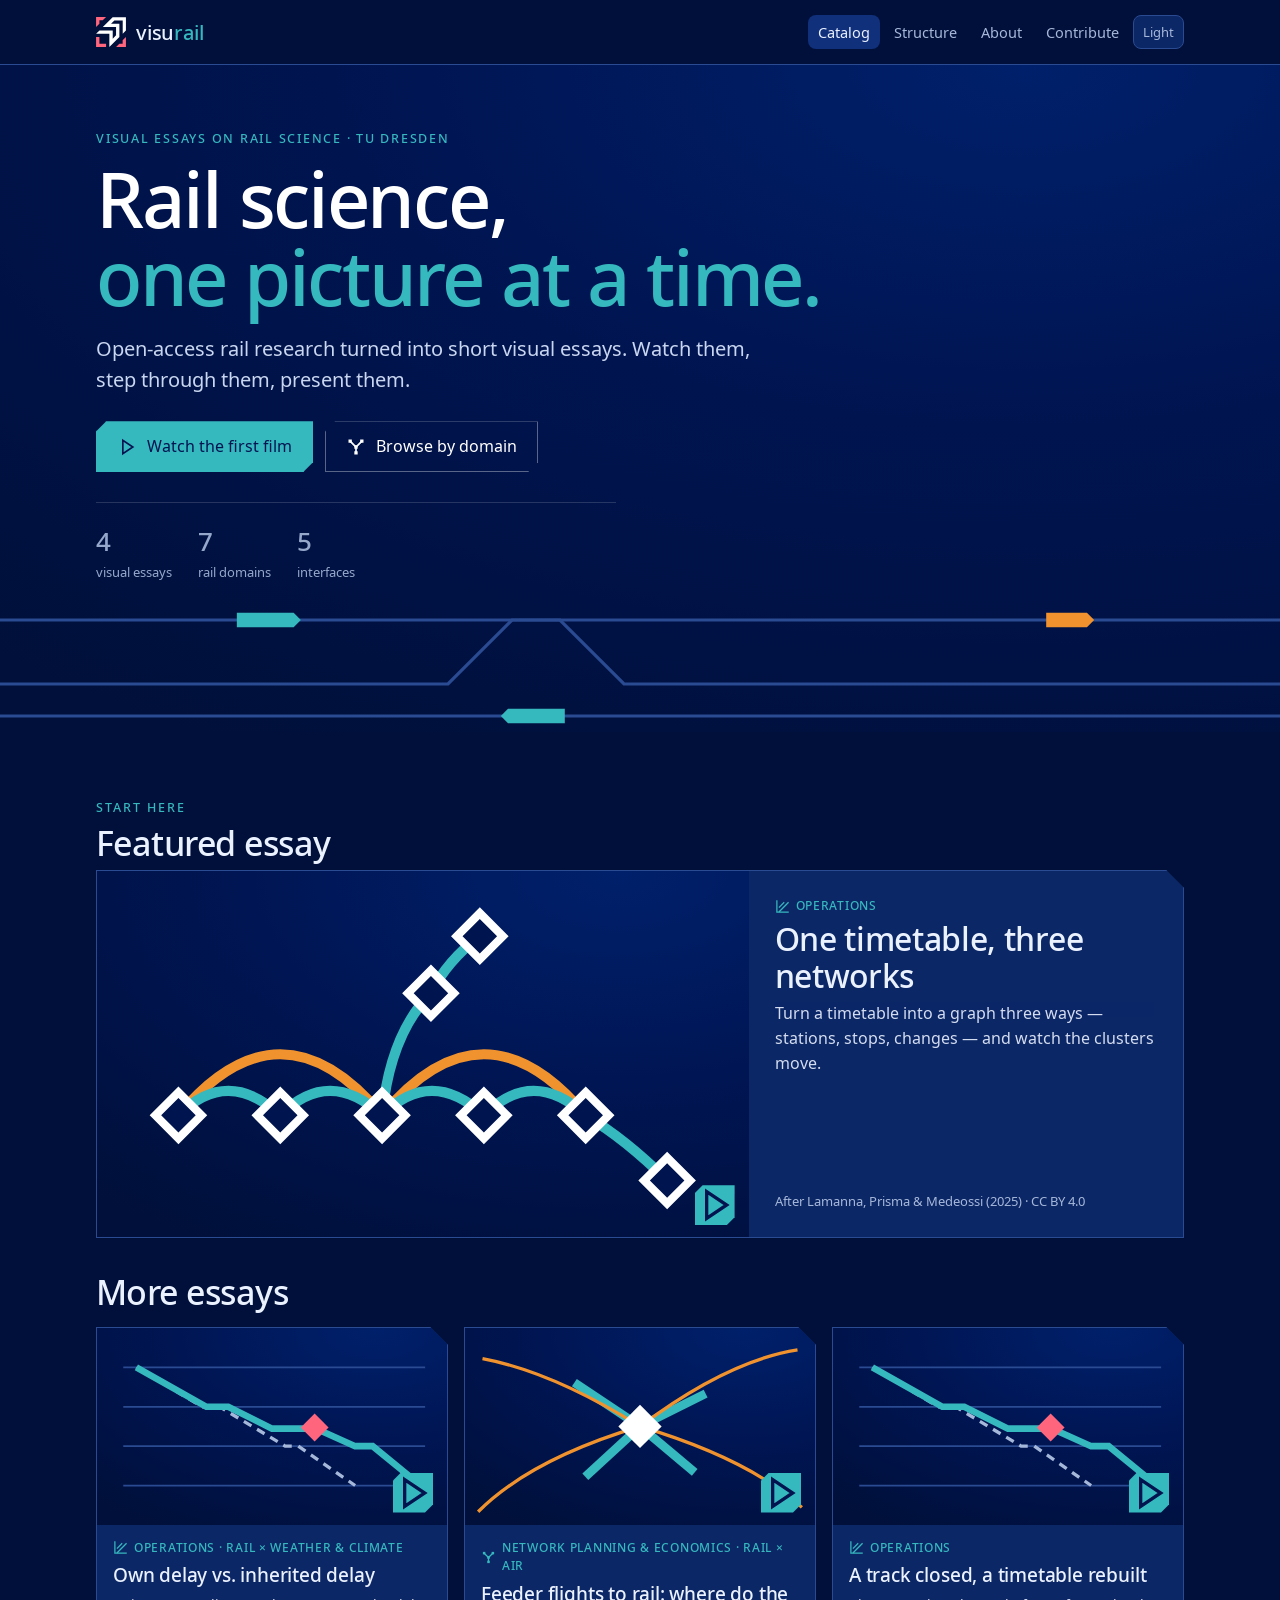
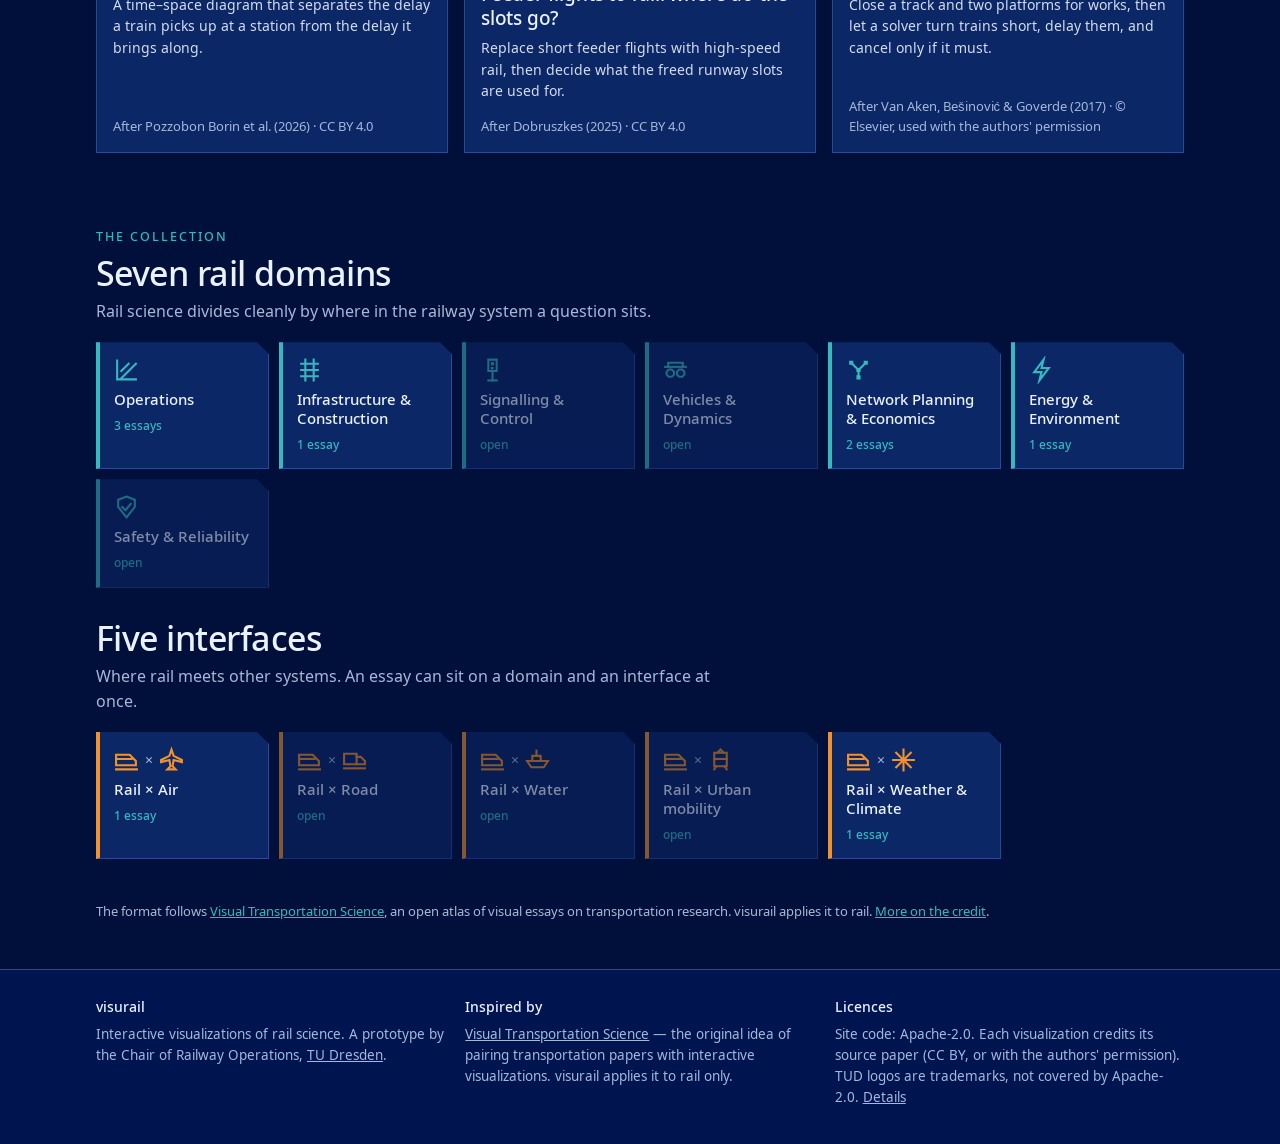
<file: index.html>
<!DOCTYPE html>
<html lang="en" data-theme="dark">
<head>
<meta charset="utf-8">
<meta name="viewport" content="width=device-width, initial-scale=1, viewport-fit=cover">
<meta name="color-scheme" content="light dark">
<meta name="theme-color" content="#001450">
<meta name="description" content="visurail — rail science as short visual essays you can watch, step through and present.">
<title>visurail — Rail Science, Visualized</title>
<link rel="icon" href="assets/brand/Bildmarke.svg" type="image/svg+xml">
<link rel="stylesheet" href="assets/css/visurail.css">
</head>
<body data-root="./" data-page="catalog">

<section class="hero dark">
  <svg class="hero-tracks" viewBox="0 0 1600 260" preserveAspectRatio="xMidYMax slice" aria-hidden="true">
    <path id="t1" d="M-100 120 H700 L780 200 H1700" class="ht"/>
    <path id="t2" d="M-100 200 H560 L640 120 H1700" class="ht"/>
    <path d="M-100 240 H1700" class="ht"/>
    <g class="htrain"><path d="M-40 -9 H31 L40 0 L31 9 H-40 Z"/><animateMotion dur="11s" repeatCount="indefinite" rotate="auto"><mpath href="#t1"/></animateMotion></g>
    <g class="htrain o"><path d="M-30 -9 H21 L30 0 L21 9 H-30 Z"/><animateMotion dur="7s" begin="-3s" repeatCount="indefinite" rotate="auto"><mpath href="#t2"/></animateMotion></g>
    <g class="htrain"><path d="M-40 -9 H31 L40 0 L31 9 H-40 Z"/><animateMotion dur="15s" begin="-6s" repeatCount="indefinite" path="M1700 240 H-100" rotate="auto"/></g>
  </svg>
  <div class="wrap">
    <div class="eyebrow">Visual essays on rail science · TU Dresden</div>
    <h1>Rail science,<br><span>one picture at a time.</span></h1>
    <p>Open-access rail research turned into short visual essays. Watch them, step through them, present them.</p>
    <div class="cta">
      <a class="btn big" id="ctaWatch" href="#essays"><i data-icon="play"></i> Watch the first film</a>
      <a class="btn big ghost" href="#structure"><i data-icon="planning"></i> Browse by domain</a>
    </div>
    <div class="stats">
      <div><b id="nEntries">–</b>visual essays</div>
      <div><b id="nDomains">–</b>rail domains</div>
      <div><b id="nIfaces">–</b>interfaces</div>
    </div>
  </div>
</section>

<main class="wrap">
  <section class="sec" id="essays">
    <div class="kicker-s">Start here</div>
    <h2>Featured essay</h2>
    <div id="featured" class="featured"></div>

    <h2 style="margin-top:34px" id="moreTitle">More essays</h2>
    <p class="active-filter" id="activeFilter" aria-live="polite"></p>
    <div class="grid" id="grid"></div>
  </section>

  <section class="sec" id="structure">
    <div class="kicker-s">The collection</div>
    <h2>Seven rail domains</h2>
    <p class="lead">Rail science divides cleanly by where in the railway system a question sits.</p>
    <div class="tiles" id="domainTiles"></div>
    <h2 style="margin-top:30px">Five interfaces</h2>
    <p class="lead">Where rail meets other systems. An essay can sit on a domain and an interface at once.</p>
    <div class="tiles" id="ifaceTiles"></div>
  </section>

  <p class="note" style="margin-top:34px">The format follows <a href="https://visualtransportationscience.org/">Visual Transportation Science</a>,
    an open atlas of visual essays on transportation research. visurail applies it to rail.
    <a href="about.html#credit">More on the credit</a>.</p>
</main>

<script src="assets/js/cro-icons.js"></script>
<script src="assets/js/site.js"></script>
<script src="assets/js/taxonomy.js"></script>
<script src="assets/js/entries.js"></script>
<script src="assets/js/catalog.js"></script>
</body>
</html>
</file>
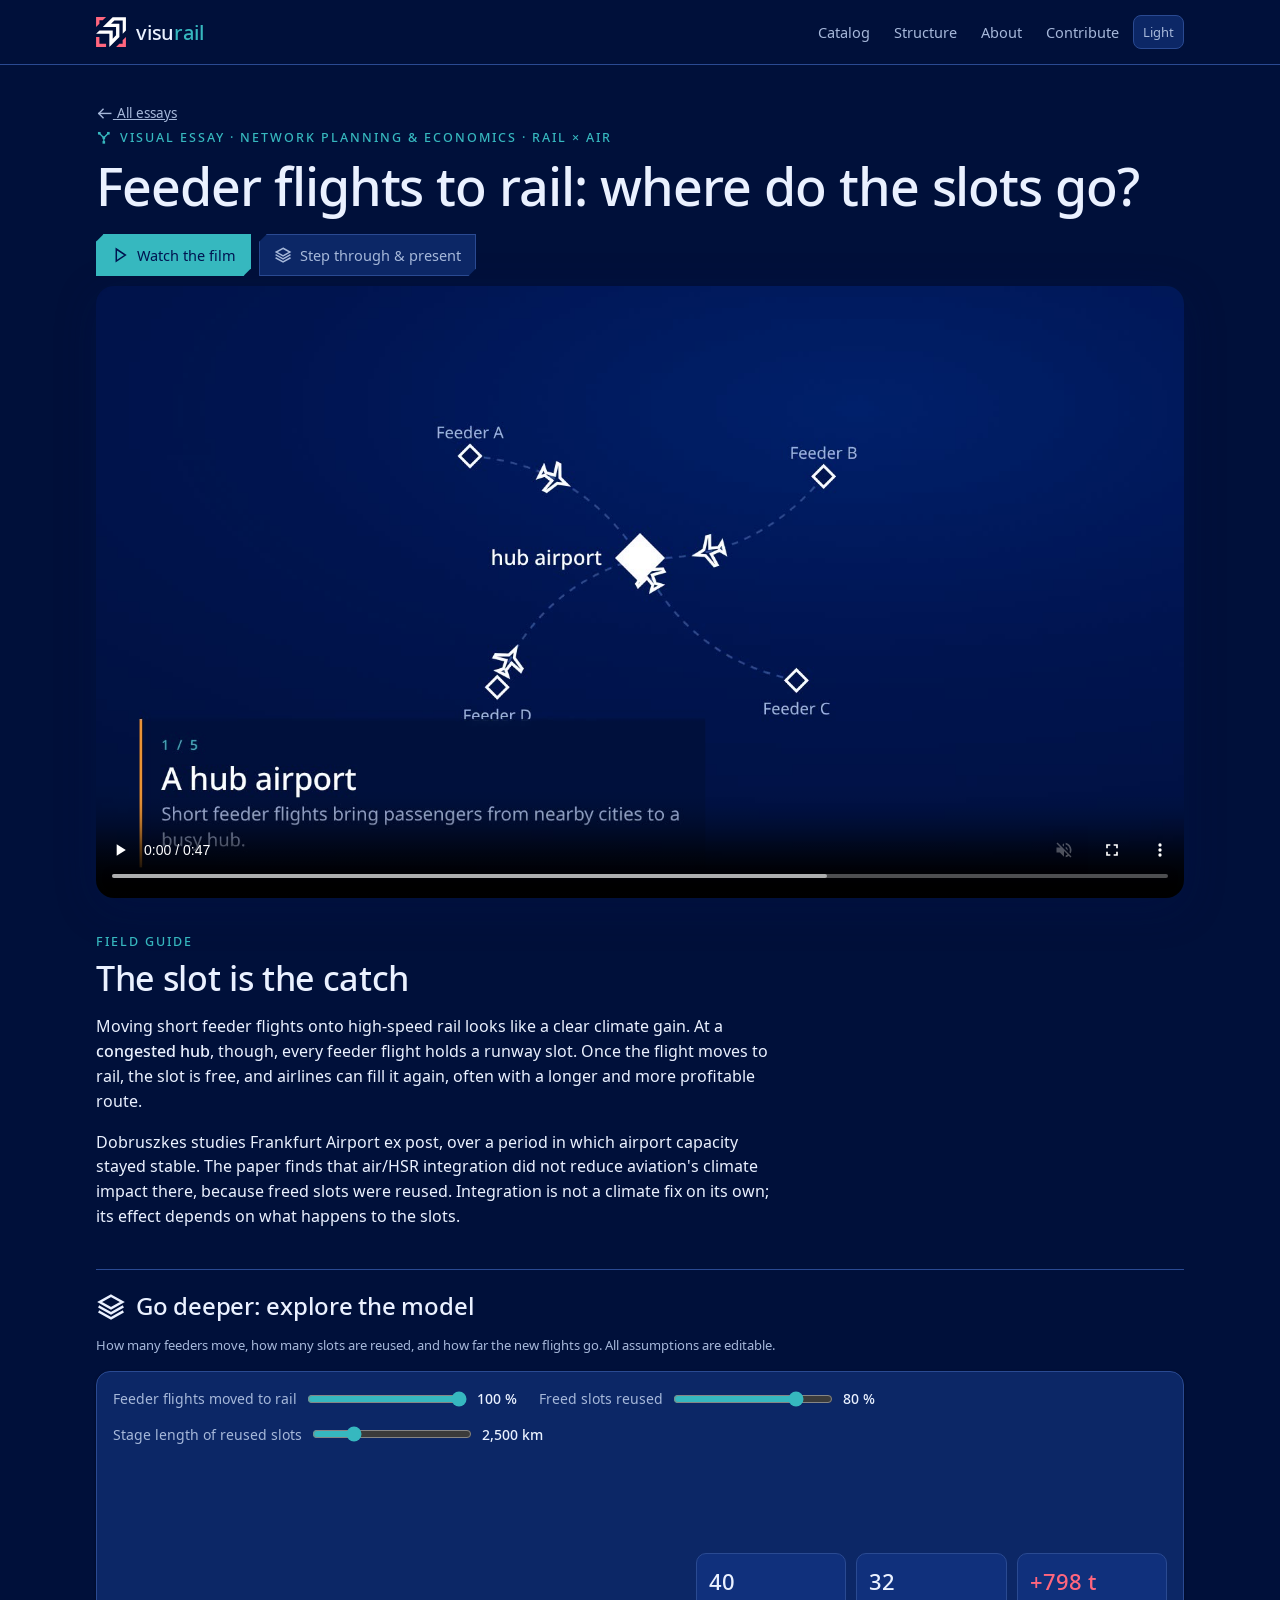
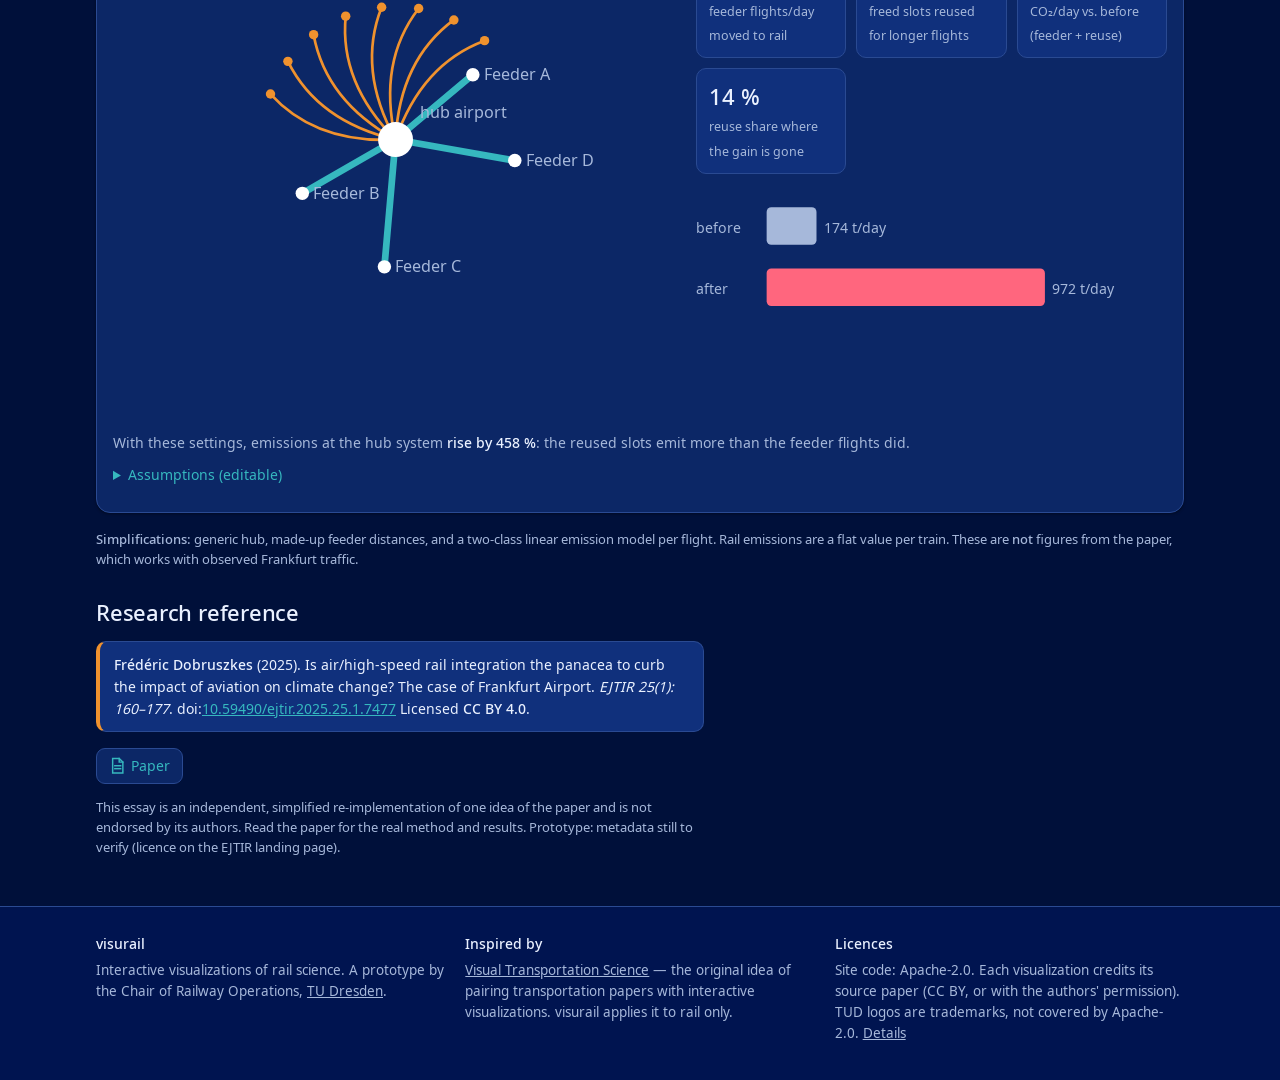
<file: viz/air-hsr-slot-reuse/index.html>
<!DOCTYPE html>
<html lang="en" data-theme="dark">
<head>
<meta charset="utf-8">
<meta name="viewport" content="width=device-width, initial-scale=1, viewport-fit=cover">
<meta name="color-scheme" content="dark light">
<meta name="theme-color" content="#00103a">
<title>Feeder flights to rail — visurail</title>
<link rel="icon" href="../../assets/brand/Bildmarke.svg" type="image/svg+xml">
<link rel="stylesheet" href="../../assets/css/visurail.css">
<style>
  .lbl{fill:var(--muted);font-size:12px}
  .hub{fill:var(--logo)}
  .rail{stroke:var(--accent);stroke-width:5;stroke-linecap:round}
  .feeder{stroke:var(--muted);stroke-width:2;stroke-dasharray:5 4}
  .long{stroke:var(--orange);stroke-width:2;fill:none}
  .two{display:grid;grid-template-columns:minmax(0,1.2fr) minmax(0,1fr);gap:18px;align-items:center}
  @media (max-width:760px){.two{grid-template-columns:1fr}}
  .delta.up{color:var(--red)} .delta.down{color:var(--accent)}
  details{margin-top:10px;font-size:14px}
  details label{display:flex;gap:8px;align-items:center;margin:6px 0;color:var(--muted)}
  details input{width:90px;border:1px solid var(--line);background:var(--card);color:var(--ink);border-radius:6px;padding:3px 6px;font:inherit}
</style>
</head>
<body data-root="../../" data-slug="air-hsr-slot-reuse">
<main class="wrap">
  <div id="vhead"></div>
  <div id="essay"></div>

  <section class="prose">
    <div class="kicker-s">Field guide</div>
    <h2>The slot is the catch</h2>
    <p>Moving short feeder flights onto high-speed rail looks like a clear climate gain. At a <b>congested hub</b>, though, every
      feeder flight holds a runway slot. Once the flight moves to rail, the slot is free, and airlines can fill it again, often with a
      longer and more profitable route.</p>
    <p>Dobruszkes studies Frankfurt Airport ex post, over a period in which airport capacity stayed stable. The paper finds that
      air/HSR integration did not reduce aviation's climate impact there, because freed slots were reused. Integration is not a
      climate fix on its own; its effect depends on what happens to the slots.</p>
  </section>

  <section class="deeper">
    <h2><i data-icon="layers"></i> Go deeper: explore the model</h2>
    <p class="note">How many feeders move, how many slots are reused, and how far the new flights go. All assumptions are editable.</p>
  <div class="panel">
    <div class="controls">
      <label>Feeder flights moved to rail <input type="range" id="sub" min="0" max="100" value="100"> <output id="subO"></output></label>
      <label>Freed slots reused <input type="range" id="reuse" min="0" max="100" value="80"> <output id="reuseO"></output></label>
      <label>Stage length of reused slots <input type="range" id="len" min="500" max="9000" step="100" value="2500"> <output id="lenO"></output></label>
    </div>
    <div class="two">
      <div class="viz" id="map"></div>
      <div>
        <div class="kv" id="kv"></div>
        <div class="viz" id="bar" style="margin-top:12px"></div>
      </div>
    </div>
    <div class="readout" id="readout"></div>
    <details>
      <summary>Assumptions (editable)</summary>
      <label>Feeder flights / day <input type="number" id="nF" value="40" min="0" max="400"></label>
      <label>CO₂ per flight, landing + take-off (t) <input type="number" id="lto" value="2.5" step="0.1" min="0"></label>
      <label>CO₂ per km, narrow-body (t) <input type="number" id="nb" value="0.011" step="0.001" min="0"></label>
      <label>CO₂ per km, wide-body above 3,000 km (t) <input type="number" id="wb" value="0.025" step="0.001" min="0"></label>
      <label>CO₂ per replacement train (t) <input type="number" id="rail" value="0.3" step="0.1" min="0"></label>
    </details>
  </div>

    <p class="note"><b>Simplifications:</b> generic hub, made-up feeder distances, and a two-class linear emission model per flight.
      Rail emissions are a flat value per train. These are <b>not</b> figures from the paper, which works with observed Frankfurt traffic.</p>
  </section>

  <section class="refs prose" id="vcite"></section>
</main>

<script src="../../assets/js/cro-icons.js"></script>
<script src="../../assets/js/site.js"></script>
<script src="../../assets/js/taxonomy.js"></script>
<script src="../../assets/js/entries.js"></script>
<script src="../../assets/js/vizpage.js"></script>
<script src="../../assets/js/essay.js"></script>
<script>
(function () {
  const { svg, css } = window.VR;
  const $ = (id) => document.getElementById(id);
  // made-up feeder routes from a generic hub (distance km, share of feeder flights, bearing deg)
  const FEED = [
    { n: "Feeder A", km: 150, share: 0.3, deg: 320 },
    { n: "Feeder B", km: 160, share: 0.25, deg: 150 },
    { n: "Feeder C", km: 190, share: 0.25, deg: 95 },
    { n: "Feeder D", km: 180, share: 0.2, deg: 10 },
  ];
  const num = (id) => Math.max(0, +$(id).value || 0);

  function model() {
    const nF = num("nF"), sub = num("sub") / 100, reuse = num("reuse") / 100, len = num("len");
    const lto = num("lto"), nb = num("nb"), wb = num("wb"), rail = num("rail");
    const co2Flight = (km) => lto + km * (km > 3000 ? wb : nb);
    const before = FEED.reduce((s, f) => s + nF * f.share * co2Flight(f.km), 0);
    const moved = nF * sub;
    const removed = FEED.reduce((s, f) => s + nF * f.share * sub * co2Flight(f.km), 0);
    const reused = moved * reuse;
    const added = reused * co2Flight(len) + moved * rail;
    const after = before - removed + added;
    // reuse share at which the change is zero
    const perReuse = moved * co2Flight(len);
    const breakEven = perReuse > 0 ? (removed - moved * rail) / perReuse : Infinity;
    return { before, after, removed, added, moved, reused, breakEven, len };
  }

  const mapSvg = svg("svg", { viewBox: "0 0 420 420", role: "img", "aria-label": "Hub with feeder and long-haul routes" }, $("map"));
  const barSvg = svg("svg", { viewBox: "0 0 400 130", role: "img", "aria-label": "CO2 before and after" }, $("bar"));

  function draw() {
    $("subO").textContent = $("sub").value + " %";
    $("reuseO").textContent = $("reuse").value + " %";
    $("lenO").textContent = (+$("len").value).toLocaleString("en") + " km";
    const m = model(), sub = num("sub") / 100;
    const C = 210;
    mapSvg.innerHTML = "";
    // long-haul arcs for reused slots (up to 10 drawn)
    const nArc = Math.min(10, Math.round(m.reused / Math.max(1, num("nF")) * 10));
    const r = 60 + Math.min(1, m.len / 9000) * 140;
    for (let i = 0; i < nArc; i++) {
      const a = ((200 + i * 16) * Math.PI) / 180;
      const ex = C + Math.cos(a) * r, ey = C + Math.sin(a) * r;
      svg("path", { d: `M${C},${C} Q${C + Math.cos(a - 0.4) * r * 0.6},${C + Math.sin(a - 0.4) * r * 0.6} ${ex},${ey}`, class: "long" }, mapSvg);
      svg("circle", { cx: ex, cy: ey, r: 3.5, fill: css("--orange") }, mapSvg);
    }
    FEED.forEach((f) => {
      const a = (f.deg * Math.PI) / 180, d = f.km * 0.5;
      const ex = C + Math.cos(a) * d, ey = C + Math.sin(a) * d;
      if (sub > 0) svg("line", { x1: C, y1: C, x2: ex, y2: ey, class: "rail", opacity: 0.25 + 0.75 * sub }, mapSvg);
      if (sub < 1) svg("line", { x1: C, y1: C, x2: ex, y2: ey, class: "feeder", opacity: 1 - sub }, mapSvg);
      svg("circle", { cx: ex, cy: ey, r: 5, fill: css("--logo") }, mapSvg);
      svg("text", { x: ex + 8, y: ey + 4, class: "lbl" }, mapSvg).textContent = f.n;
    });
    svg("circle", { cx: C, cy: C, r: 13, class: "hub" }, mapSvg);
    svg("text", { x: C + 18, y: C - 16, class: "lbl" }, mapSvg).textContent = "hub airport";

    const delta = m.after - m.before, pct = m.before ? (delta / m.before) * 100 : 0;
    $("kv").innerHTML =
      `<div><b>${Math.round(m.moved)}</b><span>feeder flights/day moved to rail</span></div>` +
      `<div><b>${Math.round(m.reused)}</b><span>freed slots reused for longer flights</span></div>` +
      `<div><b class="delta ${delta > 0 ? "up" : "down"}">${delta > 0 ? "+" : ""}${delta.toFixed(0)} t</b><span>CO₂/day vs. before (feeder + reuse)</span></div>` +
      `<div><b>${isFinite(m.breakEven) ? Math.max(0, Math.min(100, m.breakEven * 100)).toFixed(0) + " %" : "–"}</b><span>reuse share where the gain is gone</span></div>`;

    barSvg.innerHTML = "";
    const mx = Math.max(m.before, m.after, 1) * 1.1, W = 260;
    [["before", m.before, css("--muted")], ["after", m.after, delta > 0 ? css("--red") : css("--accent")]].forEach(([t, v, c], i) => {
      const y = 18 + i * 52;
      svg("text", { x: 0, y: y + 22, class: "lbl" }, barSvg).textContent = t;
      svg("rect", { x: 60, y, width: (v / mx) * W, height: 32, rx: 4, fill: c }, barSvg);
      svg("text", { x: 66 + (v / mx) * W, y: y + 22, class: "lbl" }, barSvg).textContent = v.toFixed(0) + " t/day";
    });
    $("readout").innerHTML = delta > 0
      ? `With these settings, emissions at the hub system <b>rise by ${pct.toFixed(0)} %</b>: the reused slots emit more than the feeder flights did.`
      : `With these settings, emissions <b>fall by ${(-pct).toFixed(0)} %</b>. Increase slot reuse or stage length to see where the gain disappears.`;
  }

  ["sub", "reuse", "len", "nF", "lto", "nb", "wb", "rail"].forEach((id) => $(id).addEventListener("input", draw));
  document.addEventListener("visurail:theme", draw);
  window.matchMedia("(prefers-color-scheme: dark)").addEventListener("change", draw);
  draw();
})();
</script>
<script>
/* ---- visual essay (toy numbers: 40 feeders of ~170 km, 80 % of slots reused at 1,200 km) ---- */
(function () {
  const { svg, text, mover } = window.VR;
  let HX = 800, HY = 400, FEED, LONG, P = false;
  const FEED0 = [[-250, -150, "Feeder A"], [270, -120, "Feeder B"], [230, 180, "Feeder C"], [-210, 190, "Feeder D"]];
  const LONG0 = [[-650, -300], [-680, -40], [-560, 280], [620, -320], [690, -60], [600, 300], [-200, -360], [180, -370]];
  // portrait (phone): squeeze horizontally, stretch vertically
  const setLayout = (api) => {
    P = api.portrait; [HX, HY] = P ? [450, 470] : [800, 400];
    const kx = P ? 0.62 : 1, ky = P ? 1.2 : 1;
    FEED = FEED0.map(([dx, dy, n]) => [dx * (P ? 0.9 : 1), dy * (P ? 1.4 : 1), n]);
    LONG = LONG0.map(([dx, dy]) => [dx * kx, dy * ky]);
  };
  const plane = (parent, d, dur, begin = 0) => {
    const g = svg("g", {}, parent);
    const inner = svg("g", { transform: "rotate(90) scale(2.2) translate(-12 -12)", style: "color:#fff" }, g);
    inner.innerHTML = window.CRO_ICONS.plane;
    svg("animateMotion", { path: d, dur: dur + "s", begin: begin + "s", repeatCount: "indefinite", rotate: "auto" }, g);
  };
  function hub(st) {
    svg("rect", { x: HX - 26, y: HY - 26, width: 52, height: 52, fill: "#fff", transform: `rotate(45 ${HX} ${HY})` }, st);
    text(st, HX - 56, HY + 10, "hub airport", { class: "lbl big", "text-anchor": "end" });
  }
  function cities(st) {
    FEED.forEach(([dx, dy, n]) => {
      svg("rect", { x: HX + dx - 11, y: HY + dy - 11, width: 22, height: 22, class: "stn", transform: `rotate(45 ${HX + dx} ${HY + dy})` }, st);
      text(st, HX + dx, HY + dy + (dy > 0 ? 50 : -26), n, { class: "lbl", "text-anchor": "middle" });
    });
  }
  const arc = (dx, dy, k = 0.25) => `M${HX + dx} ${HY + dy} Q${HX + dx / 2 - dy * k} ${HY + dy / 2 + dx * k} ${HX} ${HY}`;
  const out = (dx, dy, k = 0.18) => `M${HX} ${HY} Q${HX + dx / 2 - dy * k} ${HY + dy / 2 + dx * k} ${HX + dx} ${HY + dy}`;
  function rail(st, api, from) {
    const g = svg("g", { class: api.enter(from) }, st);
    FEED.forEach(([dx, dy], i) => {
      const d = `M${HX + dx} ${HY + dy} L${HX} ${HY}`;
      svg("path", { d, stroke: "var(--st-acc)", "stroke-width": 10, fill: "none" }, g);
      mover(g, d + ` L${HX + dx} ${HY + dy}`, { dur: 6, begin: -i * 1.4, color: "#fff", w: 40, h: 14 });
    });
  }
  function slots(st, n, api, from) {
    const g = svg("g", { class: api.enter(from) }, st);
    const sx = P ? HX - 70 : HX + 120, sy = P ? HY + 120 : HY - 22;
    for (let i = 0; i < n; i++) svg("rect", { x: sx + (i % 4) * 34, y: sy + Math.floor(i / 4) * 34, width: 26, height: 26, fill: "var(--st-org)" }, g);
    text(g, P ? HX : sx, sy + (P ? 112 : 102), "freed runway slots", { class: "lbl", "text-anchor": P ? "middle" : "start" });
  }
  const before = 176, after = 514;
  const steps = [
    { title: "A hub airport", text: "Short feeder flights bring passengers from nearby cities to a busy hub.",
      draw(st) {
        FEED.forEach(([dx, dy], i) => { svg("path", { d: arc(dx, dy), stroke: "var(--st-line)", "stroke-width": 3, fill: "none", "stroke-dasharray": "10 10" }, st); plane(st, arc(dx, dy), 5, -i * 1.2); });
        cities(st); hub(st);
      } },
    { title: "Move the feeders to rail", text: "High-speed rail takes over the short trips. The feeder flights disappear. Less CO₂?",
      draw(st, api) { rail(st, api, 1); cities(st); hub(st); } },
    { title: "Each flight leaves a slot", text: "Every feeder flight that moved to rail freed a <b>runway slot</b>. At a congested hub, a free slot is valuable.",
      draw(st, api) { rail(st, api, -1); cities(st); hub(st); slots(st, 8, api, 2); } },
    { title: "Slots don't stay empty", text: "Airlines fill the freed slots, and often with <b>longer flights</b>.",
      draw(st, api) {
        rail(st, api, -1); cities(st);
        const g = svg("g", { class: api.enter(3) }, st);
        LONG.forEach(([dx, dy], i) => { svg("path", { d: out(dx, dy), stroke: "var(--st-org)", "stroke-width": 3, fill: "none" }, g); plane(g, out(dx, dy), 7, -i * 0.9); });
        hub(st);
      } },
    { title: "The balance can tip", text: "In this toy example the longer flights emit almost three times what the feeders did. Dobruszkes (2025) finds the same direction at Frankfurt: integration alone did not cut aviation's climate impact.",
      draw(st, api) {
        const g = svg("g", { class: api.enter(4) }, st), mx = 560, X = P ? 60 : 420, w = (v) => (v / mx) * (P ? 700 : 900);
        [["before", before, "var(--st-muted)"], ["after", after, "var(--st-org)"]].forEach(([t, v, c], i) => {
          const y = P ? 200 + i * 260 : 170 + i * 170;
          if (P) text(g, X, y - 22, `${t}: ${v} t CO₂ / day`, { class: "lbl big" });
          else {
            text(g, X - 30, y + 70, t, { class: "lbl big", "text-anchor": "end" });
            text(g, X + w(v) + 50, y + 62, `${v} t CO₂ / day`, { class: "lbl big" });
          }
          svg("path", { d: `M${X} ${y} H${X + w(v)} L${X + w(v) + 30} ${y + 50} L${X + w(v)} ${y + 100} H${X} Z`, fill: c }, g);
        });
        if (P) { text(g, X, 780, "toy numbers: 40 feeder flights moved,", { class: "lbl" }); text(g, X, 820, "80 % of slots reused for 1,200 km flights", { class: "lbl" }); }
        else text(g, X, 520, "toy numbers: 40 feeder flights moved, 80 % of slots reused for 1,200 km flights", { class: "lbl" });
      } },
  ];
  steps.forEach((s) => { const d = s.draw; s.draw = (st, api) => { setLayout(api); d(st, api); }; });
  VR.essay({ mount: document.getElementById("essay"), steps });
})();
</script>
</body>
</html>
</file>
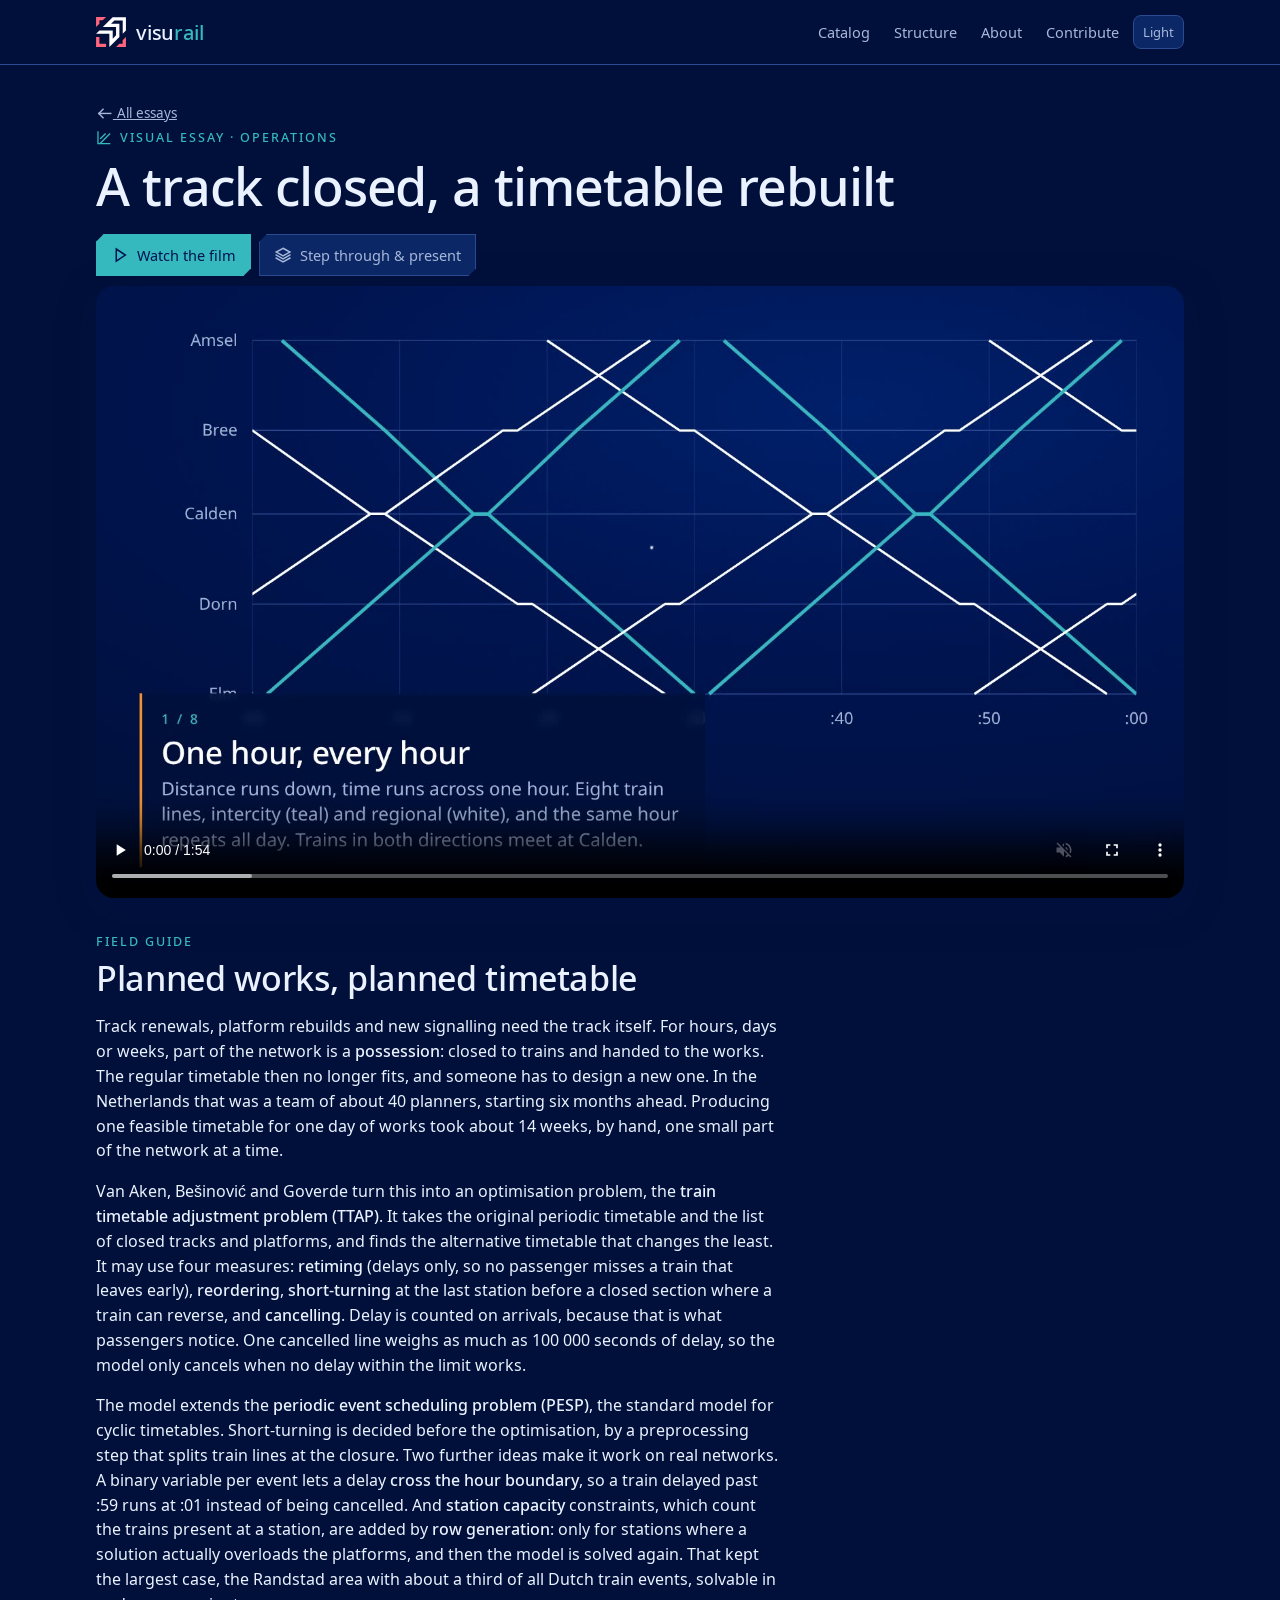
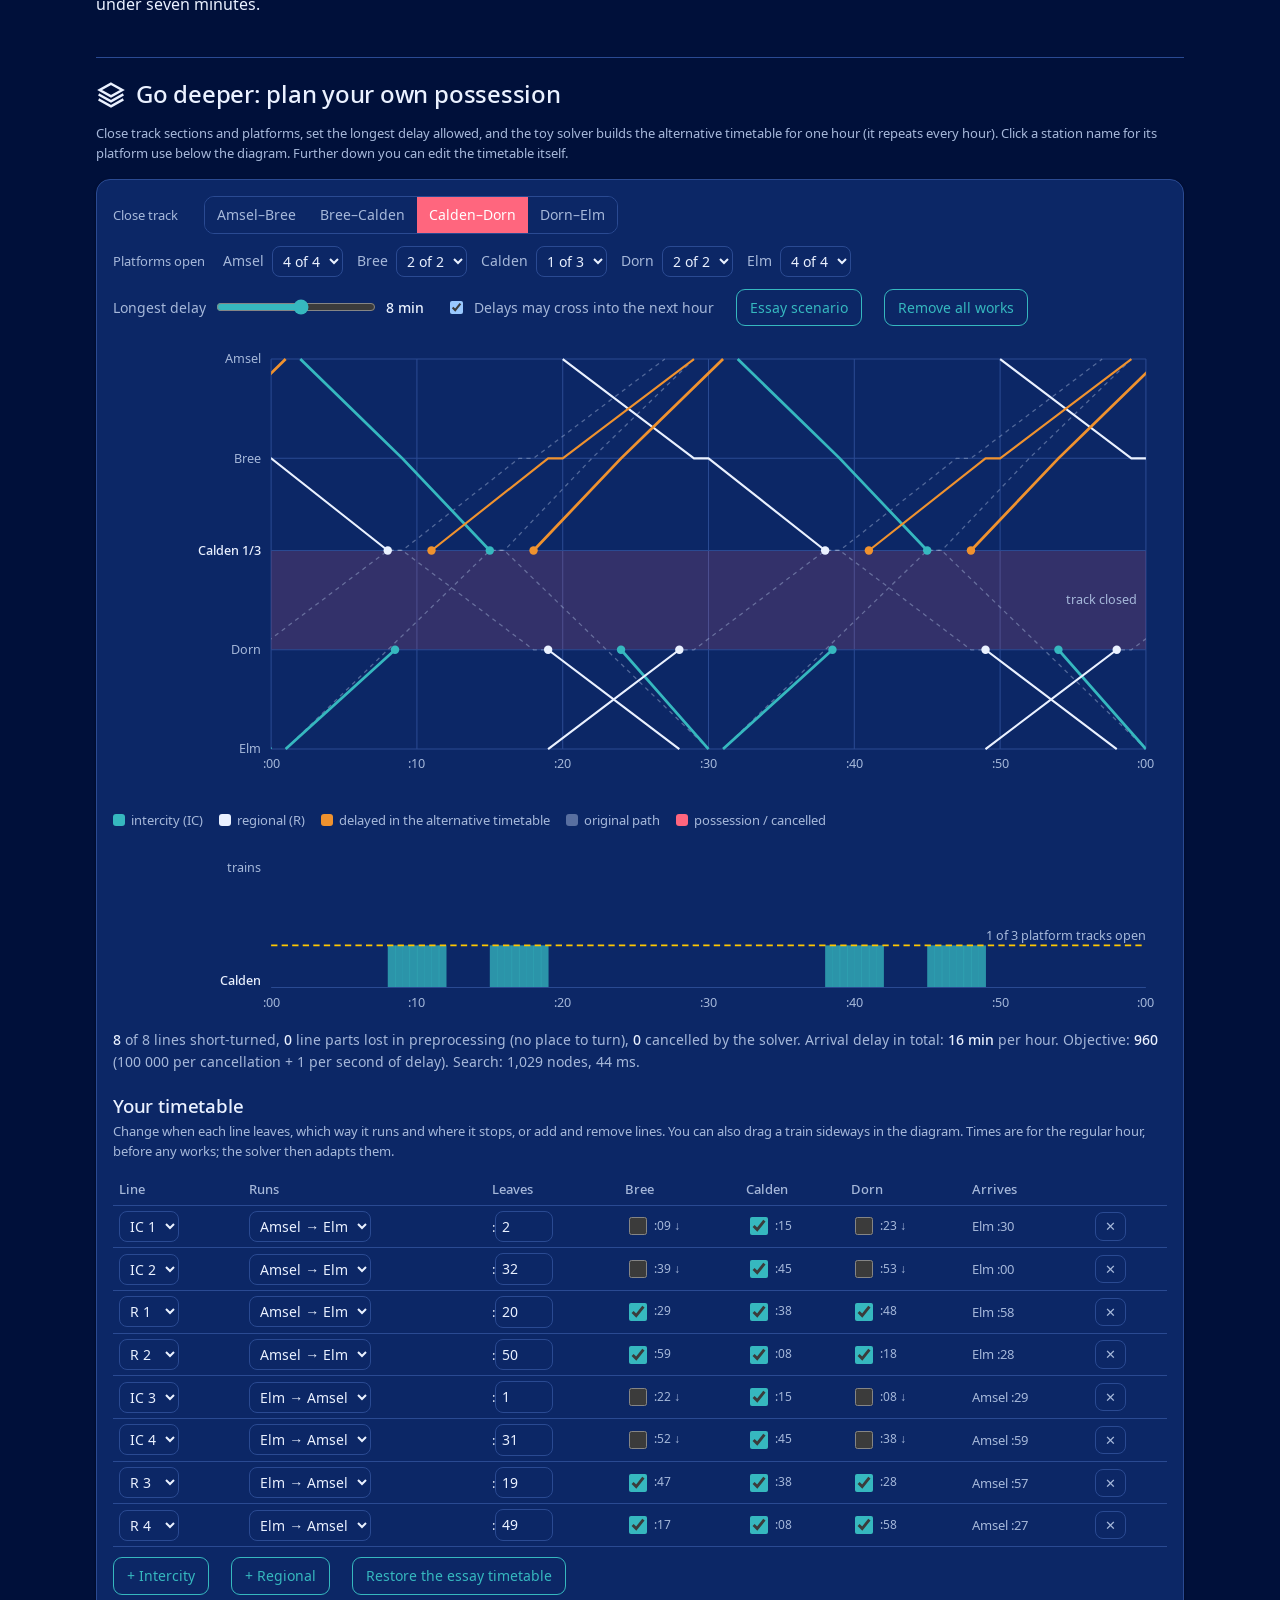
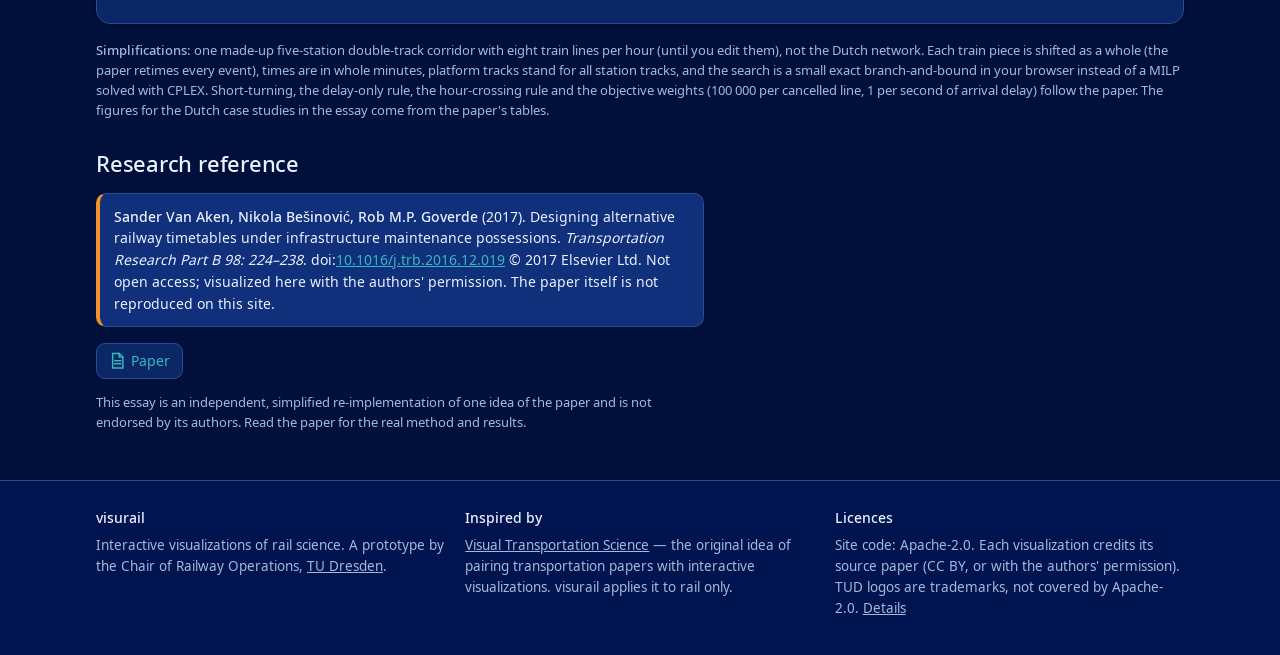
<file: viz/maintenance-possession-timetable/index.html>
<!DOCTYPE html>
<html lang="en" data-theme="dark">
<head>
<meta charset="utf-8">
<meta name="viewport" content="width=device-width, initial-scale=1, viewport-fit=cover">
<meta name="color-scheme" content="dark light">
<meta name="theme-color" content="#00103a">
<title>A track closed, a timetable rebuilt — visurail</title>
<link rel="icon" href="../../assets/brand/Bildmarke.svg" type="image/svg+xml">
<link rel="stylesheet" href="../../assets/css/visurail.css">
<style>
  .grid-l{stroke:var(--line);stroke-width:1}
  .lbl{fill:var(--muted);font-size:12px}
  .lbl.hi{fill:var(--ink);font-weight:500}
  .stbtn{cursor:pointer}
  .stbtn:hover .lbl{fill:var(--ink)}
  .legend{display:flex;gap:16px;flex-wrap:wrap;font-size:13px;color:var(--muted);margin-top:8px}
  .legend i{display:inline-block;width:12px;height:12px;border-radius:3px;margin-right:6px;vertical-align:-1px}
  .seg-toggle{display:inline-flex;flex-wrap:wrap;border:1px solid var(--line);border-radius:10px;overflow:hidden}
  .seg-toggle button{border:0;background:var(--card);color:var(--muted);padding:7px 12px;font:inherit;font-size:14px;cursor:pointer}
  .seg-toggle button[aria-pressed="true"]{background:var(--red);color:#fff}
  .controls select{font:inherit;font-size:14px;background:var(--card);color:var(--ink);border:1px solid var(--line);border-radius:8px;padding:4px 6px}
  .ctl-title{font-size:13px;color:var(--muted);margin-right:4px}
  .plat{display:flex;flex-wrap:wrap;gap:8px 14px;align-items:center}
  .plat label{width:auto !important}
  table.tt{border-collapse:collapse;font-size:13px;width:100%}
  table.tt td,table.tt th{border-bottom:1px solid var(--line);padding:5px 6px;text-align:left;vertical-align:top}
  table.tt th{color:var(--muted);font-weight:500}
  .scroll{overflow-x:auto}
  table.ed td{vertical-align:middle;white-space:nowrap}
  table.ed select{font:inherit;font-size:14px;background:var(--card);color:var(--ink);border:1px solid var(--line);border-radius:8px;padding:4px 6px}
  table.ed input[type=number]{width:4.2em;font:inherit;font-size:14px;background:var(--card);color:var(--ink);border:1px solid var(--line);border-radius:8px;padding:4px 6px}
  table.ed input[type=checkbox]{accent-color:var(--accent);width:18px;height:18px;vertical-align:middle}
  table.ed .t{color:var(--muted);font-size:12px;margin-left:4px}
  table.ed .end{color:var(--muted)}
  table.ed .rm{border:1px solid var(--line);background:none;color:var(--muted);border-radius:8px;cursor:pointer;font:inherit;padding:3px 9px}
  table.ed .rm:hover{color:var(--red);border-color:var(--red)}
  .drag{cursor:ew-resize;touch-action:none}
  .warn{color:var(--orange)}
  @media (max-width:700px){ #ts .lbl,#occ .lbl{font-size:21px} }
</style>
</head>
<body data-root="../../" data-slug="maintenance-possession-timetable">
<main class="wrap">
  <div id="vhead"></div>
  <div id="essay"></div>

  <section class="prose">
    <div class="kicker-s">Field guide</div>
    <h2>Planned works, planned timetable</h2>
    <p>Track renewals, platform rebuilds and new signalling need the track itself. For hours, days or weeks, part of the network
      is a <b>possession</b>: closed to trains and handed to the works. The regular timetable then no longer fits, and someone has to
      design a new one. In the Netherlands that was a team of about 40 planners, starting six months ahead. Producing one feasible
      timetable for one day of works took about 14 weeks, by hand, one small part of the network at a time.</p>
    <p>Van Aken, Bešinović and Goverde turn this into an optimisation problem, the <b>train timetable adjustment problem (TTAP)</b>.
      It takes the original periodic timetable and the list of closed tracks and platforms, and finds the alternative timetable
      that changes the least. It may use four measures: <b>retiming</b> (delays only, so no passenger misses a train that leaves
      early), <b>reordering</b>, <b>short-turning</b> at the last station before a closed section where a train can reverse, and
      <b>cancelling</b>. Delay is counted on arrivals, because that is what passengers notice. One cancelled line weighs as much as
      100&nbsp;000 seconds of delay, so the model only cancels when no delay within the limit works.</p>
    <p>The model extends the <b>periodic event scheduling problem (PESP)</b>, the standard model for cyclic timetables. Short-turning
      is decided before the optimisation, by a preprocessing step that splits train lines at the closure. Two further ideas make it
      work on real networks. A binary variable per event lets a delay <b>cross the hour boundary</b>, so a train delayed
      past :59 runs at :01 instead of being cancelled. And <b>station capacity</b> constraints, which count the trains present at
      a station, are added by <b>row generation</b>: only for stations where a solution actually overloads the platforms, and
      then the model is solved again. That kept the largest case, the Randstad area with about a third of all Dutch train events,
      solvable in under seven minutes.</p>
  </section>

  <section class="deeper">
    <h2><i data-icon="layers"></i> Go deeper: plan your own possession</h2>
    <p class="note">Close track sections and platforms, set the longest delay allowed, and the toy solver builds the alternative
      timetable for one hour (it repeats every hour). Click a station name for its platform use below the diagram.
      Further down you can edit the timetable itself.</p>
  <div class="panel">
    <div class="controls">
      <span class="ctl-title">Close track</span>
      <div class="seg-toggle" role="group" aria-label="Close track section" id="secs"></div>
    </div>
    <div class="controls plat" id="plats"><span class="ctl-title">Platforms open</span></div>
    <div class="controls">
      <label>Longest delay <input type="range" id="dmax" min="0" max="15" value="8"> <output id="dmaxO"></output></label>
      <label><input type="checkbox" id="wrap" checked> Delays may cross into the next hour</label>
      <button class="btn ghost" type="button" id="preset">Essay scenario</button>
      <button class="btn ghost" type="button" id="reset">Remove all works</button>
    </div>
    <div class="viz" id="ts"></div>
    <div class="legend">
      <span><i style="background:var(--accent)"></i>intercity (IC)</span>
      <span><i style="background:var(--ink)"></i>regional (R)</span>
      <span><i style="background:var(--orange)"></i>delayed in the alternative timetable</span>
      <span><i style="background:var(--muted);opacity:.5"></i>original path</span>
      <span><i style="background:var(--red)"></i>possession / cancelled</span>
    </div>
    <div class="viz" id="occ" style="margin-top:10px"></div>
    <div class="readout" id="readout"></div>

    <h3 style="margin:22px 0 4px">Your timetable</h3>
    <p class="note" style="margin-top:0">Change when each line leaves, which way it runs and where it stops, or add and remove lines.
      You can also drag a train sideways in the diagram. Times are for the regular hour, before any works; the solver then adapts them.</p>
    <div class="scroll"><table class="tt ed" id="tt"></table></div>
    <div class="controls" style="margin-top:10px">
      <button class="btn ghost" type="button" id="addIC">+ Intercity</button>
      <button class="btn ghost" type="button" id="addR">+ Regional</button>
      <button class="btn ghost" type="button" id="ttReset">Restore the essay timetable</button>
    </div>
  </div>
    <p class="note"><b>Simplifications:</b> one made-up five-station double-track corridor with eight train lines per hour (until you edit them), not the
      Dutch network. Each train piece is shifted as a whole (the paper retimes every event), times are in whole minutes, platform tracks
      stand for all station tracks, and the search is a small exact branch-and-bound in your browser instead of a MILP solved with CPLEX.
      Short-turning, the delay-only rule, the hour-crossing rule and the objective weights (100&nbsp;000 per cancelled line, 1 per second
      of arrival delay) follow the paper. The figures for the Dutch case studies in the essay come from the paper's tables.</p>
  </section>

  <section class="refs prose" id="vcite"></section>
</main>

<script src="../../assets/js/cro-icons.js"></script>
<script src="../../assets/js/site.js"></script>
<script src="../../assets/js/taxonomy.js"></script>
<script src="../../assets/js/entries.js"></script>
<script src="../../assets/js/vizpage.js"></script>
<script src="../../assets/js/essay.js"></script>
<script src="model.js"></script>
<script>
/* ---- shared time–space drawing: one hour, x = minute of the hour, y = position on the line ---- */
(function () {
  const { svg } = window.VR;
  const { T, S } = window.TTAP;
  let clipN = 0;
  // geometry for a box; times beyond the hour are drawn again one hour earlier, clipped to the box
  window.TSD = function (parent, { X0, X1, Y0, Y1 }) {
    const kmMax = S[S.length - 1].km;
    const x = (t) => X0 + (t / T) * (X1 - X0), y = (km) => Y0 + (km / kmMax) * (Y1 - Y0);
    const id = "tsclip" + ++clipN;
    const defs = svg("defs", {}, parent);
    svg("rect", { x: X0, y: Y0 - 30, width: X1 - X0, height: Y1 - Y0 + 60 }, svg("clipPath", { id }, defs));
    const clipped = (attrs = {}) => svg("g", { "clip-path": `url(#${id})`, ...attrs }, parent);
    const pts = (p, d) => {
      const out = [];
      p.ev.forEach((e) => {
        const km = S[e.st].km;
        if (e.arr !== null) out.push([e.arr + d, km]);
        if (e.dep !== null && e.dep !== e.arr) out.push([e.dep + d, km]);
      });
      return out;
    };
    // path string, drawn at offsets 0, −T, −2T so a train that runs into the next hour wraps round
    const pathD = (p, d = 0) => [0, -T, -2 * T].map((o) => pts(p, d).map(([t, km], i) => `${i ? "L" : "M"}${x(t + o).toFixed(1)} ${y(km).toFixed(1)}`).join(" ")).join(" ");
    return { x, y, clipped, pathD, pts, X0, X1, Y0, Y1 };
  };
})();
</script>
<script>
/* ---- Go deeper: interactive explorer ---- */
(function () {
  const { svg, css } = window.VR;
  const M = window.TTAP, { S, T } = M;
  const $ = (id) => document.getElementById(id);
  const essayLines = () => M.LINES.map((L, k) => ({ ...L, n: +L.id.split(" ")[1], stops: M.STOPS[L.type].slice() }));
  const essayCase = () => ({ closed: new Set([2]), plat: [4, 2, 1, 2, 4], dmax: 8, wrap: true, focus: 2, lines: essayLines() });
  let state = essayCase();
  const relabel = (L) => { L.id = `${L.type} ${L.n}`; };

  const secBox = $("secs");
  S.slice(0, -1).forEach((s, i) => {
    const b = document.createElement("button");
    b.type = "button"; b.dataset.sec = i; b.textContent = `${s.n}–${S[i + 1].n}`;
    b.addEventListener("click", () => { state.closed.has(i) ? state.closed.delete(i) : state.closed.add(i); draw(); });
    secBox.appendChild(b);
  });
  S.forEach((s, i) => {
    const l = document.createElement("label");
    l.innerHTML = `${s.n} <select data-st="${i}" aria-label="Open platforms at ${s.n}">` +
      Array.from({ length: s.plat }, (_, k) => `<option value="${k + 1}">${k + 1} of ${s.plat}</option>`).join("") + "</select>";
    l.querySelector("select").addEventListener("change", (e) => { state.plat[i] = +e.target.value; draw(); });
    $("plats").appendChild(l);
  });

  const tsBox = svg("svg", { viewBox: "0 0 1000 440", role: "img", "aria-label": "Time–space diagram of the alternative timetable" }, $("ts"));
  const occBox = svg("svg", { viewBox: "0 0 1000 170", role: "img", "aria-label": "Trains present at the selected station" }, $("occ"));

  /* timetable editor: one row per line. Origin and terminus follow from the direction; the stations in
     between are tick boxes (stops here). The computed times of the regular hour are shown next to them. */
  const fmt = (t) => t === null ? "" : ":" + String(Math.floor(M.mod(t))).padStart(2, "0") + (t % 1 ? "½" : "");
  const tt = $("tt");
  function editor() {
    const orig = M.original(state.lines);
    tt.innerHTML = "<tr><th>Line</th><th>Runs</th><th>Leaves</th>" + S.slice(1, -1).map((s) => `<th>${s.n}</th>`).join("") + "<th>Arrives</th><th></th></tr>" +
      state.lines.map((L, r) => {
        const ev = orig[r].ev, last = ev[ev.length - 1];
        return `<tr data-r="${r}"><td><select data-k="type" aria-label="Type of ${L.id}"><option value="IC"${L.type === "IC" ? " selected" : ""}>IC ${L.n}</option>` +
          `<option value="R"${L.type === "R" ? " selected" : ""}>R ${L.n}</option></select></td>` +
          `<td><select data-k="dir" aria-label="Direction of ${L.id}"><option value="1"${L.dir > 0 ? " selected" : ""}>Amsel → Elm</option>` +
          `<option value="-1"${L.dir < 0 ? " selected" : ""}>Elm → Amsel</option></select></td>` +
          `<td>:<input type="number" data-k="t0" min="0" max="59" step="1" value="${L.t0}" aria-label="${L.id} leaves at minute"></td>` +
          S.slice(1, -1).map((_, j) => {
            const st = j + 1, e = ev.find((v) => v.st === st), on = L.stops.includes(st);
            return `<td><label><input type="checkbox" data-k="stop" data-st="${st}"${on ? " checked" : ""} aria-label="${L.id} stops at ${S[st].n}">` +
              `<span class="t">${on ? fmt(e.arr) : fmt(e.arr) + " ↓"}</span></label></td>`;
          }).join("") +
          `<td class="end">${S[last.st].n} ${fmt(last.arr)}</td>` +
          `<td>${state.lines.length > 1 ? `<button type="button" class="rm" data-k="rm" aria-label="Remove ${L.id}">✕</button>` : ""}</td></tr>`;
      }).join("");
  }
  function edit(e) {
    const tr = e.target.closest("tr[data-r]"); if (!tr) return;
    const L = state.lines[+tr.dataset.r], k = e.target.dataset.k;
    if (k === "type") { L.type = e.target.value; L.stops = M.STOPS[L.type].slice(); relabel(L); }
    else if (k === "dir") L.dir = +e.target.value;
    else if (k === "t0") { const v = Math.round(+e.target.value); if (!Number.isFinite(v)) return; L.t0 = M.mod(v); }
    else if (k === "stop") { const st = +e.target.dataset.st; L.stops = e.target.checked ? [...L.stops, st] : L.stops.filter((x) => x !== st); }
    else if (k === "rm") state.lines.splice(+tr.dataset.r, 1);
    else return;
    draw(k !== "t0" || e.type === "change");
  }
  tt.addEventListener("change", edit);
  tt.addEventListener("input", (e) => { if (e.target.dataset.k === "t0") edit(e); });
  tt.addEventListener("click", (e) => { if (e.target.dataset.k === "rm") edit(e); });
  function addLine(type) {
    const n = Math.max(0, ...state.lines.map((L) => L.n)) + 1;
    const L = { type, dir: n % 2 ? 1 : -1, t0: 15, n, stops: M.STOPS[type].slice() };
    relabel(L); state.lines.push(L); draw();
  }
  $("addIC").addEventListener("click", () => addLine("IC"));
  $("addR").addEventListener("click", () => addLine("R"));
  $("ttReset").addEventListener("click", () => { state.lines = essayLines(); draw(); });

  // drag a train sideways in the diagram to shift its line's departure
  let drag = null;
  const toMin = (ev) => { const p = tsBox.createSVGPoint(); p.x = ev.clientX; p.y = ev.clientY; return p.matrixTransform(tsBox.getScreenCTM().inverse()).x / ((980 - 150) / T); };
  tsBox.addEventListener("pointerdown", (ev) => {
    const h = ev.target.closest("[data-line]"); if (!h) return;
    const L = state.lines.find((x) => x.id === h.dataset.line); if (!L) return;
    drag = { L, m0: toMin(ev), t0: L.t0 }; tsBox.setPointerCapture(ev.pointerId); ev.preventDefault();
  });
  tsBox.addEventListener("pointermove", (ev) => {
    if (!drag) return;
    const t = M.mod(drag.t0 + Math.round(toMin(ev) - drag.m0));
    if (t !== drag.L.t0) { drag.L.t0 = t; draw(false); }
  });
  const endDrag = () => { if (drag) { drag = null; draw(); } };
  tsBox.addEventListener("pointerup", endDrag);
  tsBox.addEventListener("pointercancel", endDrag);


  function draw(rebuildEditor = true) {
    if (rebuildEditor) editor();
    $("dmaxO").textContent = state.dmax + " min";
    $("dmax").value = state.dmax; $("wrap").checked = state.wrap;
    secBox.querySelectorAll("button").forEach((b) => b.setAttribute("aria-pressed", state.closed.has(+b.dataset.sec)));
    $("plats").querySelectorAll("select").forEach((s) => { s.value = state.plat[+s.dataset.st]; });
    const R = M.solve(state);
    const orig = M.original(state.lines);
    // does the timetable itself run without works? (headways, platform tracks)
    const base = M.solve({ lines: state.lines, dmax: state.dmax, wrap: state.wrap });

    tsBox.innerHTML = "";
    const G = window.TSD(tsBox, { X0: 150, X1: 980, Y0: 20, Y1: 390 });
    for (let m = 0; m <= T; m += 10) {
      svg("line", { x1: G.x(m), x2: G.x(m), y1: G.Y0, y2: G.Y1, class: "grid-l" }, tsBox);
      svg("text", { x: G.x(m), y: G.Y1 + 18, class: "lbl", "text-anchor": "middle" }, tsBox).textContent = ":" + String(m % 60).padStart(2, "0");
    }
    state.closed.forEach((i) => {
      svg("rect", { x: G.X0, y: G.y(S[i].km), width: G.X1 - G.X0, height: G.y(S[i + 1].km) - G.y(S[i].km), fill: css("--red"), opacity: 0.16 }, tsBox);
      svg("text", { x: G.X1 - 8, y: (G.y(S[i].km) + G.y(S[i + 1].km)) / 2 + 4, class: "lbl", "text-anchor": "end", fill: css("--red") }, tsBox).textContent = "track closed";
    });
    S.forEach((s, i) => {
      svg("line", { x1: G.X0, x2: G.X1, y1: G.y(s.km), y2: G.y(s.km), class: "grid-l" }, tsBox);
      const g = svg("g", { class: "stbtn", tabindex: 0, role: "button", "aria-label": `Show platform use at ${s.n}` }, tsBox);
      svg("rect", { x: 0, y: G.y(s.km) - 11, width: G.X0 - 4, height: 22, fill: "transparent" }, g);
      const t = svg("text", { x: G.X0 - 10, y: G.y(s.km) + 4, class: "lbl" + (state.focus === i ? " hi" : ""), "text-anchor": "end" }, g);
      t.textContent = s.n + (state.plat[i] < s.plat ? ` ${state.plat[i]}/${s.plat}` : "");
      const pick = () => { state.focus = i; draw(); };
      g.addEventListener("click", pick);
      g.addEventListener("keydown", (e) => { if (e.key === "Enter" || e.key === " ") { e.preventDefault(); pick(); } });
    });
    const ghost = G.clipped();
    orig.forEach((L) => svg("path", { d: G.pathD(L), fill: "none", stroke: css("--muted"), "stroke-width": 1.2, opacity: 0.45, "stroke-dasharray": "4 4" }, ghost));
    const live = G.clipped();
    R.cut.forEach((c) => svg("path", { d: G.pathD(c), fill: "none", stroke: css("--red"), "stroke-width": 2, "stroke-dasharray": "2 5" }, live));
    R.pieces.forEach((p) => {
      if (p.cancelled) return svg("path", { d: G.pathD(p), fill: "none", stroke: css("--red"), "stroke-width": 2, "stroke-dasharray": "2 5" }, live);
      const col = p.d ? css("--orange") : p.type === "IC" ? css("--accent") : css("--ink");
      svg("path", { d: G.pathD(p, p.d), fill: "none", stroke: col, "stroke-width": p.type === "IC" ? 2.6 : 2, "stroke-linejoin": "round" }, live);
      // wide invisible handle for dragging
      svg("path", { d: G.pathD(p, p.d), fill: "none", stroke: "transparent", "stroke-width": 16, class: "drag", "data-line": p.line.id, "pointer-events": "stroke" }, live).appendChild(document.createElementNS("http://www.w3.org/2000/svg", "title")).textContent = `${p.line.id}: drag to shift its departure`;
      p.ev.filter((e) => e.turned).forEach((e) => {
        const t = M.mod((e.arr ?? e.dep) + p.d);
        svg("circle", { cx: G.x(t), cy: G.y(S[e.st].km), r: 4, fill: col }, live);
      });
    });

    // platform use at the focus station
    occBox.innerHTML = "";
    const st = state.focus, cap = state.plat[st], c = M.presence(R, st);
    const O = { X0: 150, X1: 980, Y0: 20, Y1: 140 }, top = Math.max(S[st].plat, ...c, 1);
    const ox = (s) => O.X0 + (s / (2 * T)) * (O.X1 - O.X0), oy = (n) => O.Y1 - (n / top) * (O.Y1 - O.Y0);
    svg("text", { x: O.X0 - 10, y: O.Y0 + 10, class: "lbl", "text-anchor": "end" }, occBox).textContent = "trains";
    svg("text", { x: O.X0 - 10, y: O.Y1 - 2, class: "lbl hi", "text-anchor": "end" }, occBox).textContent = S[st].n;
    c.forEach((n, s) => {
      if (!n) return;
      svg("rect", { x: ox(s), y: oy(Math.min(n, cap)), width: ox(1) - ox(0) + 0.4, height: O.Y1 - oy(Math.min(n, cap)), fill: css("--accent"), opacity: 0.75 }, occBox);
      if (n > cap) svg("rect", { x: ox(s), y: oy(n), width: ox(1) - ox(0) + 0.4, height: oy(cap) - oy(n), fill: css("--red") }, occBox);
    });
    svg("line", { x1: O.X0, x2: O.X1, y1: O.Y1, y2: O.Y1, class: "grid-l" }, occBox);
    svg("line", { x1: O.X0, x2: O.X1, y1: oy(cap), y2: oy(cap), stroke: css("--yellow"), "stroke-width": 1.6, "stroke-dasharray": "6 4" }, occBox);
    svg("text", { x: O.X1, y: oy(cap) - 5, class: "lbl", "text-anchor": "end" }, occBox).textContent = `${cap} of ${S[st].plat} platform tracks open`;
    for (let m = 0; m <= T; m += 10) svg("text", { x: ox(2 * m), y: O.Y1 + 18, class: "lbl", "text-anchor": "middle" }, occBox).textContent = ":" + String(m % 60).padStart(2, "0");

    const pre = R.cut.length, canc = R.cancelled;
    const baseNote = base.cost === 0 ? "" : base.cost === Infinity ? '<span class="warn">Your timetable cannot run even without works. </span>'
      : `<span class="warn">Your timetable already clashes without any works (2-minute headway, platform tracks): it needs ${base.delayMin} min of delay` +
        `${base.cancelled ? ` and ${base.cancelled} cancellation${base.cancelled > 1 ? "s" : ""}` : ""} on its own. The figures below include that.</span> `;
    $("readout").innerHTML = baseNote + (R.cost === Infinity ? "No alternative timetable found. " : "") +
      `<b>${R.shortTurned}</b> of ${state.lines.length} lines short-turned, <b>${pre}</b> line part${pre === 1 ? "" : "s"} lost in preprocessing (no place to turn), ` +
      `<b>${canc}</b> cancelled by the solver. Arrival delay in total: <b>${R.delayMin} min</b> per hour. ` +
      `Objective: <b>${R.cost === Infinity ? "–" : R.cost.toLocaleString("en")}</b> (100 000 per cancellation + 1 per second of delay). ` +
      `Search: ${R.nodes.toLocaleString("en")} nodes, ${R.ms < 1 ? "<1" : Math.round(R.ms)} ms${R.stopped ? " (stopped early: best found so far)" : ""}.`;
  }

  $("dmax").addEventListener("input", (e) => { state.dmax = +e.target.value; draw(); });
  $("wrap").addEventListener("change", (e) => { state.wrap = e.target.checked; draw(); });
  $("preset").addEventListener("click", () => { state = essayCase(); draw(); });
  $("reset").addEventListener("click", () => { state.closed = new Set(); state.plat = S.map((s) => s.plat); draw(); });
  document.addEventListener("visurail:theme", draw);
  window.matchMedia("(prefers-color-scheme: dark)").addEventListener("change", draw);
  draw();
})();
</script>
<script>
/* ---- visual essay ---- */
(function () {
  const { svg, text } = window.VR;
  const M = window.TTAP, { S, T } = M;
  const orig = M.original();
  const CLOSED = new Set([2]);
  const split = M.shortTurn(orig, CLOSED).pieces.map((p) => ({ ...p, d: 0 }));
  const solved = M.solve({ closed: CLOSED, plat: [4, 2, 1, 2, 4], dmax: 8, wrap: true });
  const noWrap = M.solve({ closed: CLOSED, plat: [4, 2, 1, 2, 4], dmax: 8, wrap: false });
  const tight = M.solve({ closed: CLOSED, plat: [4, 2, 1, 2, 4], dmax: 1, wrap: true });
  const wrapper = solved.pieces.find((p) => !p.cancelled && p.d && p.ev.some((e) => e.arr !== null && M.mod(e.arr) + p.d >= T));

  let P = false, B;
  const setLayout = (api) => { P = api.portrait; B = P ? { X0: 190, X1: 860, Y0: 90, Y1: 860 } : { X0: 230, X1: 1530, Y0: 80, Y1: 600 }; };
  const col = (p) => p.d ? "var(--st-org)" : p.type === "IC" ? "var(--st-acc)" : "#fff";

  function frame(st, { plat = null } = {}) {
    const G = window.TSD(st, B);
    for (let m = 0; m <= T; m += P ? 20 : 10) {
      svg("line", { x1: G.x(m), x2: G.x(m), y1: B.Y0, y2: B.Y1, stroke: "var(--st-line)", "stroke-width": 1, opacity: 0.6 }, st);
      text(st, G.x(m), B.Y1 + 44, ":" + String(m % 60).padStart(2, "0"), { class: "lbl", "text-anchor": "middle" });
    }
    S.forEach((s, i) => {
      svg("line", { x1: B.X0, x2: B.X1, y1: G.y(s.km), y2: G.y(s.km), stroke: "var(--st-line)", "stroke-width": 1.5 }, st);
      text(st, B.X0 - 22, G.y(s.km) + 8, s.n, { class: "lbl", "text-anchor": "end" });
      if (plat && plat[i] < s.plat) text(st, B.X0 - 22, G.y(s.km) + 38, `${plat[i]} of ${s.plat} tracks`, { class: "lbl", "text-anchor": "end", style: `fill:var(--st-red) !important;font-size:${P ? 24 : 20}px` });
    });
    return G;
  }
  function band(st, G, api, from) {
    const y0 = G.y(S[2].km), y1 = G.y(S[3].km), g = svg("g", { class: api.enter(from) }, st);
    svg("rect", { x: B.X0, y: y0, width: B.X1 - B.X0, height: y1 - y0, fill: "var(--st-red)", opacity: 0.2 }, g);
    svg("line", { x1: B.X0, x2: B.X1, y1: y0, y2: y0, stroke: "var(--st-red)", "stroke-width": 2, "stroke-dasharray": "8 6" }, g);
    svg("line", { x1: B.X0, x2: B.X1, y1: y1, y2: y1, stroke: "var(--st-red)", "stroke-width": 2, "stroke-dasharray": "8 6" }, g);
    const lw = P ? 420 : 400, ly = (y0 + y1) / 2;
    svg("rect", { x: B.X1 - lw - 16, y: ly - 22, width: lw, height: 44, rx: 6, fill: "var(--st-bg2)", opacity: 0.85 }, g);
    text(g, B.X1 - 32, ly + 9, "possession: track closed all day", { class: "lbl", "text-anchor": "end", style: "fill:#fff !important;font-weight:500" });
  }
  function trains(st, G, list, { cls = "", width = 1, ghost = false } = {}) {
    const g = G.clipped({ class: cls });
    list.forEach((p) => svg("path", {
      d: G.pathD(p, ghost ? 0 : p.d || 0), fill: "none", stroke: ghost ? "var(--st-muted)" : col(p),
      "stroke-width": (p.type === "IC" ? 5 : 3.5) * width, "stroke-linejoin": "round", opacity: ghost ? 0.4 : 1,
      "stroke-dasharray": ghost ? "8 8" : null,
    }, g));
    return g;
  }
  function turns(st, G, list, api, from) {
    const g = G.clipped({ class: api.enter(from) });
    list.forEach((p) => p.ev.filter((e) => e.turned).forEach((e) => {
      const t = M.mod((e.arr ?? e.dep) + (p.d || 0));
      svg("circle", { cx: G.x(t), cy: G.y(S[e.st].km), r: P ? 11 : 9, fill: "var(--st-bg)", stroke: col(p), "stroke-width": 4 }, g);
    }));
  }
  function occChart(st, api, list, cap, from) {
    // trains present at Calden over the hour vs the tracks left open
    const O = P ? { X0: 150, X1: 860, Y0: 230, Y1: 760 } : { X0: 230, X1: 1530, Y0: 120, Y1: 560 };
    const c = M.presence({ pieces: list.map((p) => ({ ...p, cancelled: false })) }, 2), top = 3;
    const ox = (s) => O.X0 + (s / (2 * T)) * (O.X1 - O.X0), oy = (n) => O.Y1 - (n / top) * (O.Y1 - O.Y0);
    for (let n = 0; n <= top; n++) {
      svg("line", { x1: O.X0, x2: O.X1, y1: oy(n), y2: oy(n), stroke: "var(--st-line)", "stroke-width": 1 }, st);
      text(st, O.X0 - 20, oy(n) + 8, String(n), { class: "lbl", "text-anchor": "end" });
    }
    text(st, O.X0, O.Y0 - 34, "trains at Calden", { class: "lbl big" });
    for (let m = 0; m <= T; m += P ? 20 : 10) text(st, ox(2 * m), O.Y1 + 44, ":" + String(m % 60).padStart(2, "0"), { class: "lbl", "text-anchor": "middle" });
    const g = svg("g", { class: api.enter(from) }, st);
    c.forEach((n, s) => {
      if (!n) return;
      svg("rect", { x: ox(s), y: oy(Math.min(n, cap)), width: ox(1) - ox(0) + 0.5, height: O.Y1 - oy(Math.min(n, cap)), fill: "var(--st-acc)" }, g);
      if (n > cap) svg("rect", { x: ox(s), y: oy(n), width: ox(1) - ox(0) + 0.5, height: oy(cap) - oy(n), fill: "var(--st-red)" }, g);
    });
    svg("line", { x1: O.X0, x2: O.X1, y1: oy(3), y2: oy(3), stroke: "var(--st-muted)", "stroke-width": 2, "stroke-dasharray": "6 6" }, st);
    text(st, O.X1, oy(3) - 12, "3 platform tracks normally", { class: "lbl", "text-anchor": "end" });
    const lg = svg("g", { class: api.enter(from) }, st);
    svg("line", { x1: O.X0, x2: O.X1, y1: oy(cap), y2: oy(cap), stroke: "var(--st-yel)", "stroke-width": 4, "stroke-dasharray": "12 8" }, lg);
    text(lg, (ox(40) + ox(64)) / 2, oy(cap) - 14, `${cap} track open during the works`, { class: "lbl", "text-anchor": "middle", style: "fill:var(--st-yel) !important" });
  }
  function delayTags(st, G, list, api, from) {
    const g = svg("g", { class: api.enter(from) }, st);
    list.filter((p) => p.d && !p.cancelled).forEach((p) => {
      const e = p.ev[0], t = M.mod(e.dep + p.d);
      text(g, G.x(t) + (P ? 14 : 12), G.y(S[e.st].km) + (p.dir > 0 ? 32 : -16), `+${p.d}′`, { class: "lbl big", style: "fill:var(--st-org) !important" });
    });
  }

  const steps = [
    { title: "One hour, every hour", text: "Distance runs down, time runs across one hour. Eight train lines, intercity (teal) and regional (white), and the same hour repeats all day. Trains in both directions meet at Calden.",
      draw(st, api) { const G = frame(st); trains(st, G, orig, { cls: api.enter(0) }); } },
    { title: "The track is closed", text: "Calden–Dorn is handed over to the works for the whole day: a <b>possession</b>. Every line on this page runs through it, so the timetable can no longer run as planned.",
      draw(st, api) { const G = frame(st); band(st, G, api, 1); trains(st, G, orig, { width: 0.8 }); } },
    { title: "Turn trains short", text: "Before any optimisation, each line is split at the closure. Its trains reverse at the last station with a crossover, Calden on one side and Dorn on the other. An intercity that normally runs through Dorn now has to brake and stop there, which costs time.",
      draw(st, api) { const G = frame(st); band(st, G, api, -1); trains(st, G, split, { cls: api.enter(2) }); turns(st, G, split, api, 2); } },
    { title: "Too few platforms", text: "Two of Calden's three platform tracks are also closed. Now every train that turns there needs the one track left, and at the meeting times two trains want it at once (red).",
      draw(st, api) { occChart(st, api, split, 1, 3); } },
    { title: "Later, never earlier", text: "The solver moves trains <b>only later</b>: a train that leaves early is missed by passengers. The trains that turn at Calden back towards Amsel leave two minutes later, so each one gets the track to itself. The alternative timetable costs <b>" + solved.delayMin + " minutes</b> of arrival delay per hour in total.",
      draw(st, api) { const G = frame(st, { plat: [4, 2, 1, 2, 4] }); band(st, G, api, -1); trains(st, G, split, { ghost: true }); trains(st, G, solved.pieces, { cls: api.enter(4) }); turns(st, G, solved.pieces, api, -1); delayTags(st, G, solved.pieces, api, 4); } },
    { title: "The hour wraps round", text: "A train due at Amsel at :59, two minutes late, arrives at :01: still this train, just in the next hour. The paper lets delays cross the hour boundary with one extra binary variable per event. Without it, the best solution here costs <b>" + noWrap.delayMin + " minutes</b> of delay instead of " + solved.delayMin + ", and in tighter cases trains have to be cancelled.",
      draw(st, api) {
        const G = frame(st, { plat: [4, 2, 1, 2, 4] });
        band(st, G, api, -1);
        trains(st, G, solved.pieces.filter((p) => p !== wrapper), { width: 0.6 }).setAttribute("opacity", 0.35);
        if (wrapper) {
          trains(st, G, [wrapper], { width: 1.6, cls: api.enter(5) });
          const y = G.y(S[0].km);
          const g = svg("g", { class: api.enter(5) }, st);
          svg("circle", { cx: G.x(M.mod(wrapper.ev[wrapper.ev.length - 1].arr + wrapper.d)), cy: y, r: 14, fill: "none", stroke: "var(--st-yel)", "stroke-width": 4 }, g);
          svg("line", { x1: B.X1, x2: B.X1, y1: B.Y0 - 20, y2: B.Y1 + 10, stroke: "var(--st-yel)", "stroke-width": 3, "stroke-dasharray": "10 8" }, g);
          text(g, B.X1 - 12, B.Y0 - 30, "end of the hour = start of the next", { class: "lbl", "text-anchor": "end", style: "fill:var(--st-yel) !important" });
          text(g, G.x(1) + 24, y + 48, `${wrapper.id.replace(/[a-z]$/, "")}: :59 + 2′ = :01`, { class: "lbl big" });
        }
      } },
    { title: "What a cancellation costs", text: "The objective adds <b>1 per second</b> of arrival delay and <b>100 000 per cancelled line</b>, as in the paper. So the solver only cancels when no delay within the limit works. Allow at most 1 minute here and " + tight.cancelled + " lines have to go.",
      draw(st, api) {
        const L = P ? { X0: 60, X1: 840, y: 260, gap: 230 } : { X0: 140, X1: 1460, y: 150, gap: 190 };
        const w = (v) => (v / 100000) * (L.X1 - L.X0);
        const rows = [
          ["one cancelled train line", 100000, "var(--st-red)", "100 000"],
          [`all delay in this alternative timetable (${solved.delayMin} min)`, solved.delayMin * 60, "var(--st-org)", (solved.delayMin * 60).toLocaleString("en")],
          [`limit 1 min: ${tight.cancelled} cancellations, ${tight.delayMin} min delay`, tight.cost, "var(--st-red)", tight.cost.toLocaleString("en")],
        ];
        rows.forEach(([lab, v, c, num], i) => {
          const g = svg("g", { class: api.enter(6), style: `animation-delay:${i * 0.25}s` }, st), y = L.y + i * L.gap;
          text(g, L.X0, y - 20, lab, { class: "lbl" });
          const ww = Math.min(w(v), L.X1 - L.X0);
          svg("rect", { x: L.X0, y, width: Math.max(4, ww), height: P ? 54 : 60, fill: c }, g);
          if (v > 100000) text(g, L.X1 - 20, y + (P ? 38 : 41), "× " + (v / 100000).toFixed(1), { class: "lbl big", "text-anchor": "end", style: "fill:#fff !important" });
          const inside = v >= 100000;
          text(g, inside ? L.X0 + 20 : L.X0 + Math.max(4, ww) + 18, y + (P ? 38 : 41), num, { class: "lbl big", style: inside ? "fill:#fff !important" : null });
        });
      } },
    { title: "Real Dutch networks", text: "The paper solved five possession scenarios on each of three Dutch networks with CPLEX. The Randstad area, about a third of all Dutch train events, took at most <b>408 seconds</b>. Planners need around 14 weeks for one day by hand.",
      draw(st, api) {
        const rows = [["Corridor The Hague – Utrecht", 144, 8, "≤ 0.60 s"], ["Network Utrecht – Eindhoven", 152, 20, "≤ 0.33 s"], ["Randstad area", 4411, 135, "≤ 408 s"]];
        const L = P ? { X0: 60, X1: 840, y: 250, gap: 250 } : { X0: 140, X1: 1180, y: 170, gap: 170 };
        text(st, L.X0, L.y - 90, "timetable events in the model", { class: "lbl" });
        if (!P) text(st, 1460, L.y - 90, "solve time", { class: "lbl", "text-anchor": "end" });
        rows.forEach(([n, ev, lines, tm], i) => {
          const g = svg("g", { class: api.enter(7), style: `animation-delay:${i * 0.25}s` }, st), y = L.y + i * L.gap;
          text(g, L.X0, y - 16, `${n} · ${lines} lines`, { class: "lbl" });
          const ww = (ev / 4411) * (L.X1 - L.X0);
          svg("rect", { x: L.X0, y, width: Math.max(6, ww), height: 52, fill: i === 2 ? "var(--st-acc)" : "#fff" }, g);
          text(g, L.X0 + (i === 2 ? 20 : Math.max(6, ww) + 18), y + 37, ev.toLocaleString("en"), { class: "lbl big", style: i === 2 ? "fill:var(--st-bg) !important" : null });
          text(g, P ? L.X1 : 1460, P ? y + 110 : y + 37, tm, { class: "lbl big", "text-anchor": "end", style: "fill:var(--st-org) !important" });
        });
        text(st, L.X0, P ? 1000 : 700, "Figures from the paper's Tables 2 and 4 (Intel i7, 8 GB RAM).", { class: "lbl", style: "font-size:20px" });
      } },
  ];
  steps.forEach((s) => { const d = s.draw; s.draw = (st, api) => { setLayout(api); d(st, api); }; });
  VR.essay({ mount: document.getElementById("essay"), steps });
})();
</script>
</body>
</html>
</file>
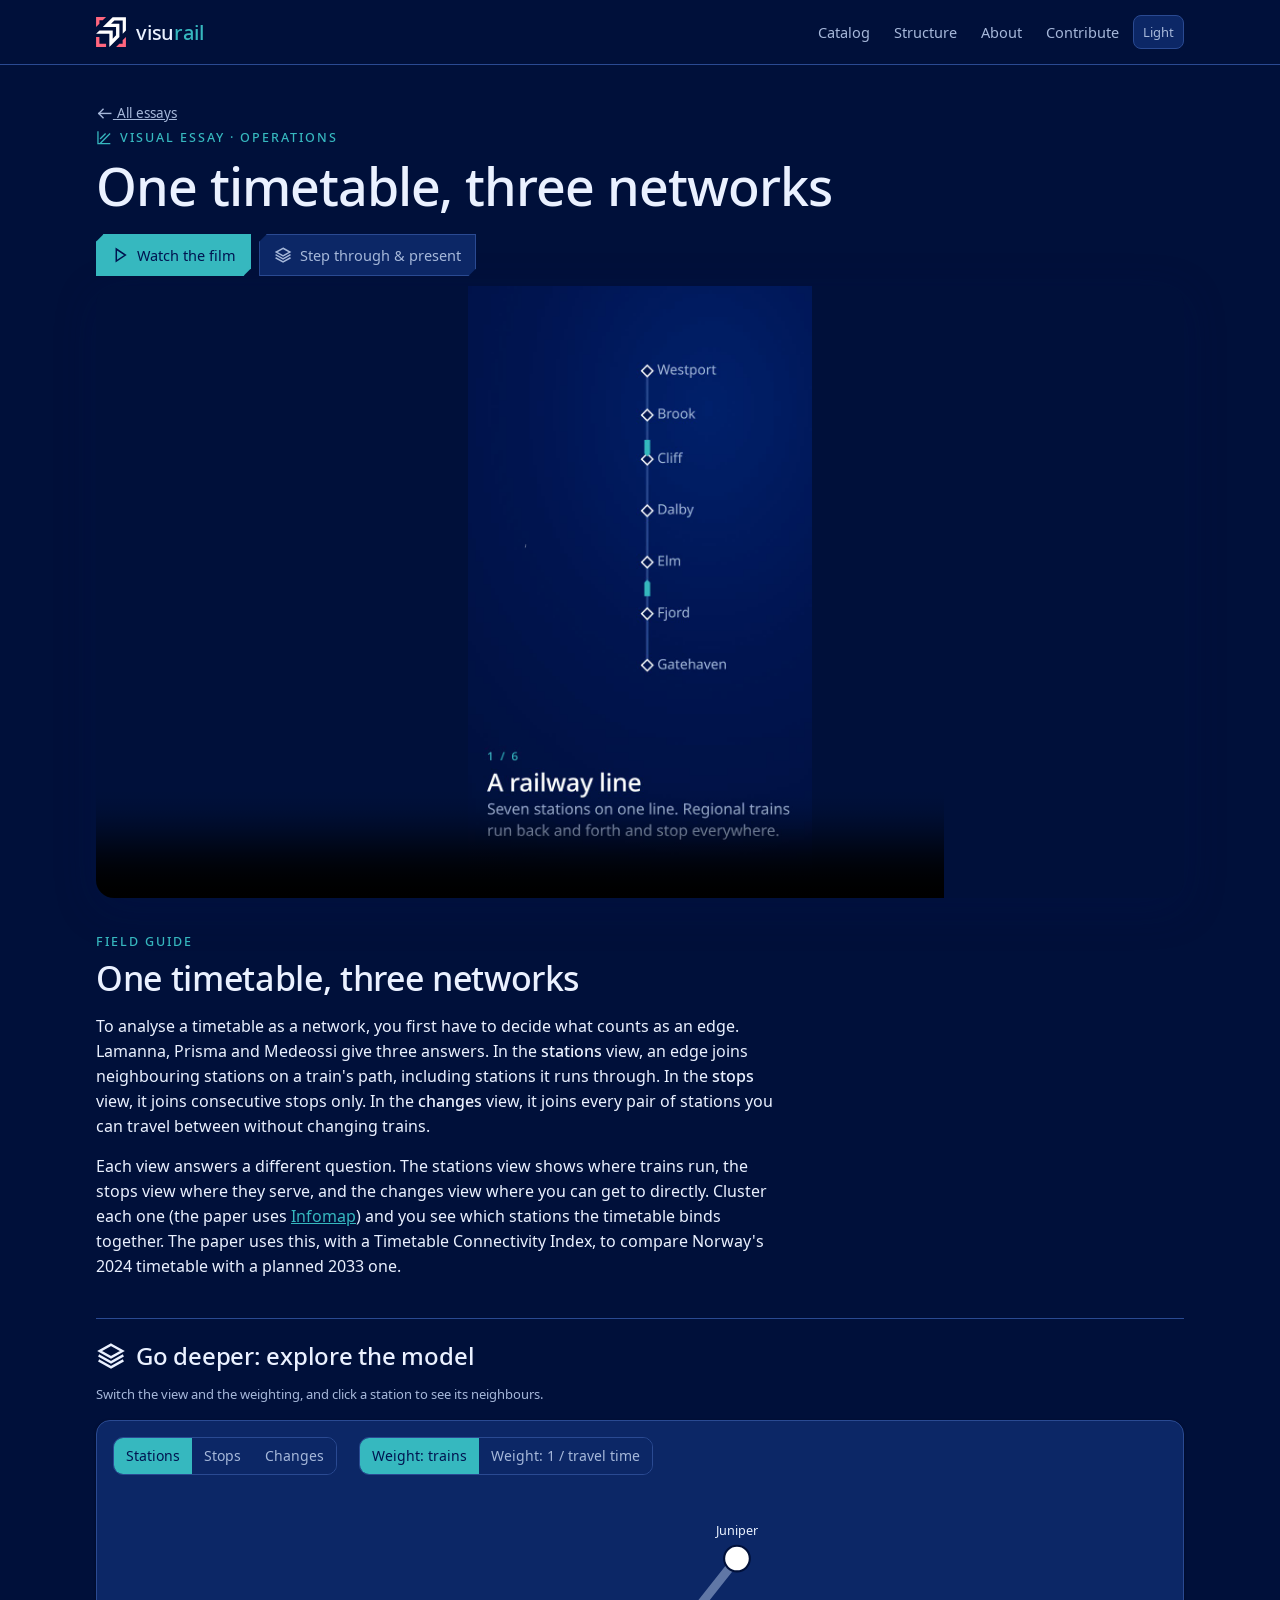
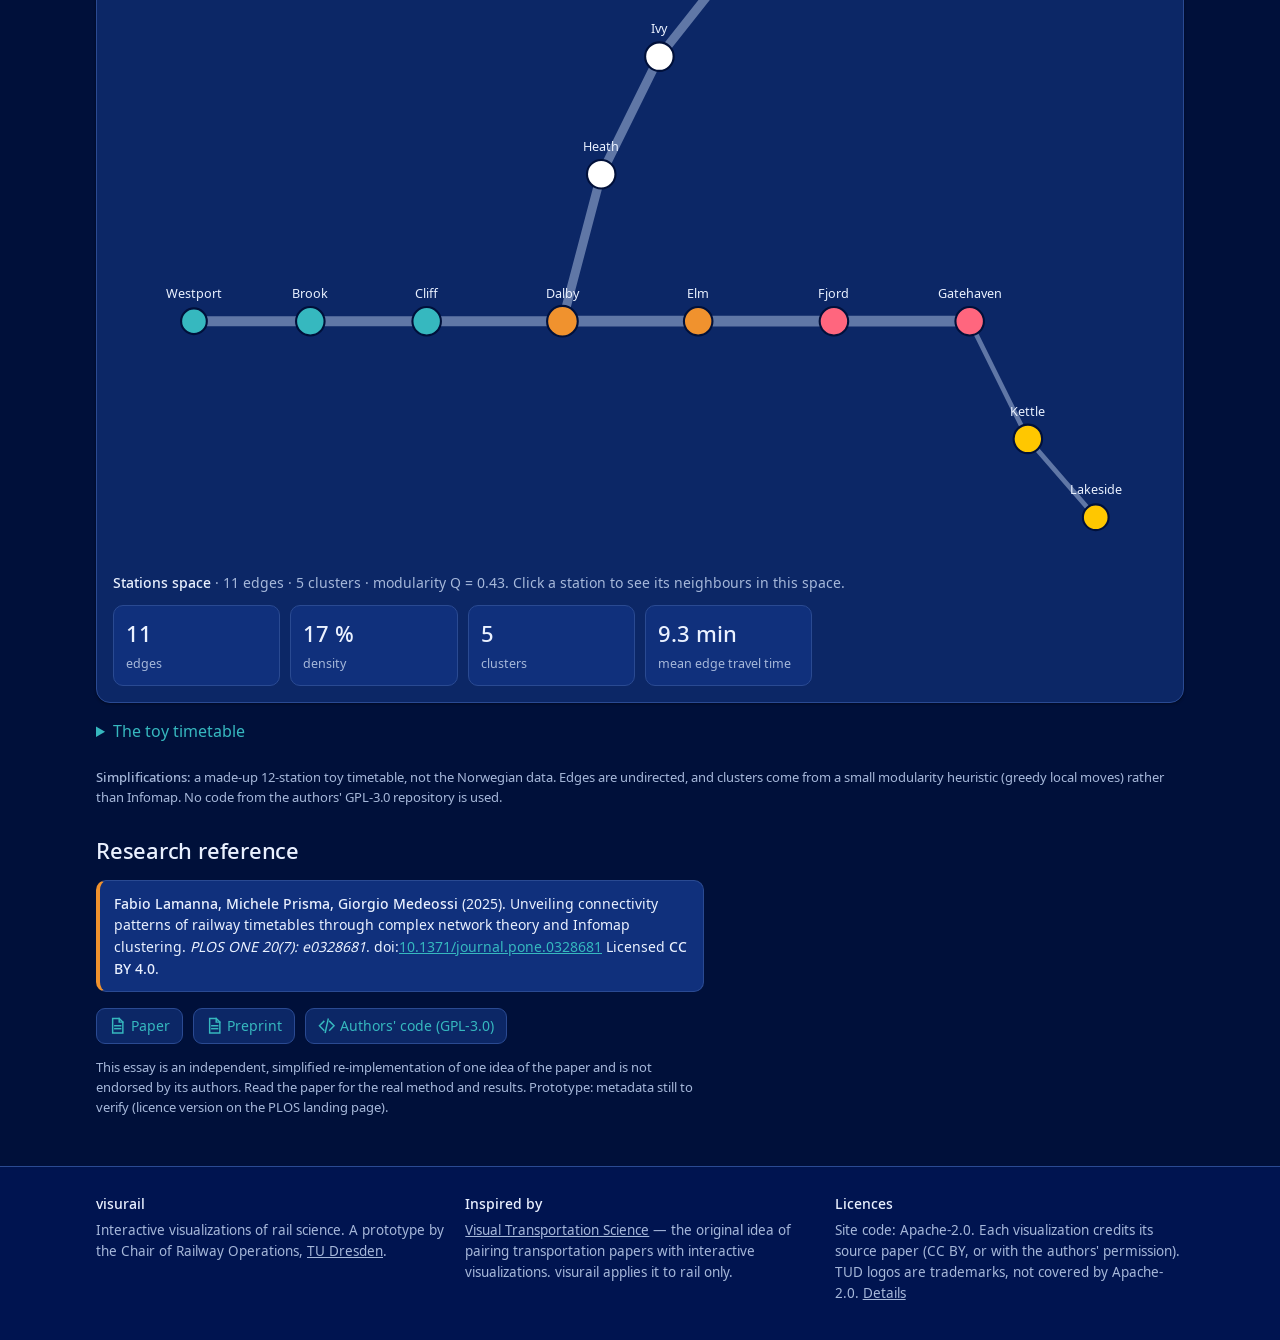
<file: viz/timetable-network-spaces/index.html>
<!DOCTYPE html>
<html lang="en" data-theme="dark">
<head>
<meta charset="utf-8">
<meta name="viewport" content="width=device-width, initial-scale=1, viewport-fit=cover">
<meta name="color-scheme" content="dark light">
<meta name="theme-color" content="#00103a">
<title>One timetable, three networks — visurail</title>
<link rel="icon" href="../../assets/brand/Bildmarke.svg" type="image/svg+xml">
<link rel="stylesheet" href="../../assets/css/visurail.css">
<style>
  .edge{stroke:var(--muted);stroke-linecap:round;opacity:.55}
  .edge.hi{stroke:var(--orange);opacity:.95}
  .edge.dim{opacity:.12}
  .node circle{stroke:var(--bg);stroke-width:2;cursor:pointer}
  .node.dim{opacity:.3}
  .node text{fill:var(--ink);font-size:12px;pointer-events:none}
  .node.pass circle{stroke:var(--muted);stroke-dasharray:2 2}
  .seg-toggle{display:inline-flex;border:1px solid var(--line);border-radius:10px;overflow:hidden}
  .seg-toggle button{border:0;background:var(--card);color:var(--muted);padding:7px 12px;font:inherit;font-size:14px;cursor:pointer}
  .seg-toggle button[aria-pressed="true"]{background:var(--accent);color:var(--accent-ink)}
  table.tt{border-collapse:collapse;font-size:13px;width:100%}
  table.tt td,table.tt th{border-bottom:1px solid var(--line);padding:5px 6px;text-align:left;vertical-align:top}
  table.tt th{color:var(--muted);font-weight:500}
  .scroll{overflow-x:auto}
</style>
</head>
<body data-root="../../" data-slug="timetable-network-spaces">
<main class="wrap">
  <div id="vhead"></div>
  <div id="essay"></div>

  <section class="prose">
    <div class="kicker-s">Field guide</div>
    <h2>One timetable, three networks</h2>
    <p>To analyse a timetable as a network, you first have to decide what counts as an edge. Lamanna, Prisma and Medeossi
      give three answers. In the <b>stations</b> view, an edge joins neighbouring stations on a train's path, including stations it runs through.
      In the <b>stops</b> view, it joins consecutive stops only. In the <b>changes</b> view, it joins every pair of stations you can travel between
      without changing trains.</p>
    <p>Each view answers a different question. The stations view shows where trains run, the stops view where they serve, and the changes view
      where you can get to directly. Cluster each one (the paper uses <a href="https://www.mapequation.org/infomap/">Infomap</a>) and you see
      which stations the timetable binds together. The paper uses this, with a Timetable Connectivity Index, to compare Norway's 2024 timetable with a planned 2033 one.</p>
  </section>

  <section class="deeper">
    <h2><i data-icon="layers"></i> Go deeper: explore the model</h2>
    <p class="note">Switch the view and the weighting, and click a station to see its neighbours.</p>
  <div class="panel">
    <div class="controls">
      <div class="seg-toggle" role="group" aria-label="Network space">
        <button type="button" data-space="stations" aria-pressed="true">Stations</button>
        <button type="button" data-space="stops" aria-pressed="false">Stops</button>
        <button type="button" data-space="changes" aria-pressed="false">Changes</button>
      </div>
      <div class="seg-toggle" role="group" aria-label="Edge weight">
        <button type="button" data-w="freq" aria-pressed="true">Weight: trains</button>
        <button type="button" data-w="time" aria-pressed="false">Weight: 1 / travel time</button>
      </div>
    </div>
    <div class="viz" id="viz"></div>
    <div class="readout" id="readout"></div>
    <div class="kv" id="kv"></div>
  </div>

    <details><summary>The toy timetable</summary><div class="scroll"><table class="tt" id="tt"></table></div></details>
    <p class="note"><b>Simplifications:</b> a made-up 12-station toy timetable, not the Norwegian data. Edges are undirected, and clusters come
      from a small modularity heuristic (greedy local moves) rather than Infomap. No code from the authors' GPL-3.0 repository is used.</p>
  </section>

  <section class="refs prose" id="vcite"></section>
</main>

<script src="../../assets/js/cro-icons.js"></script>
<script src="../../assets/js/site.js"></script>
<script src="../../assets/js/taxonomy.js"></script>
<script src="../../assets/js/entries.js"></script>
<script src="../../assets/js/vizpage.js"></script>
<script src="../../assets/js/essay.js"></script>
<script src="model.js"></script>
<script>
(function () {
  const { svg, css, esc } = window.VR;

  const { ST, TRAINS, build, communities } = window.TTNET;

  const state = { space: "stations", w: "freq", sel: null };
  const W = 1000, H = 640, sx = (x) => 40 + x * 9.2, sy = (y) => 40 + y * 9.3;
  const root = svg("svg", { viewBox: `0 0 ${W} ${H}`, role: "img", "aria-label": "Timetable network" }, document.getElementById("viz"));

  function draw() {
    const pal = [css("--accent"), css("--orange"), css("--logo"), css("--red"), css("--yellow"), css("--muted")];
    const nodes = Object.keys(ST);
    const edges = build(state.space);
    const cl = communities(nodes, edges, state.w);
    const wv = (e) => (state.w === "freq" ? e.f : 1 / e.t);
    const wmax = Math.max(...edges.map(wv));
    root.innerHTML = "";
    const gE = svg("g", {}, root), gN = svg("g", {}, root);
    const nb = new Set(state.sel ? [state.sel] : []);
    edges.forEach((e) => { if (e.a === state.sel) nb.add(e.b); if (e.b === state.sel) nb.add(e.a); });
    edges.sort((a, b) => wv(a) - wv(b)).forEach((e) => {
      const A = ST[e.a], B = ST[e.b];
      const curved = state.space !== "stations";
      const mx = (sx(A.x) + sx(B.x)) / 2, my = (sy(A.y) + sy(B.y)) / 2;
      const dx = sx(B.x) - sx(A.x), dy = sy(B.y) - sy(A.y), len = Math.hypot(dx, dy) || 1;
      const bend = curved ? Math.min(90, len * 0.18) : 0;
      const d = `M${sx(A.x)},${sy(A.y)} Q${mx - (dy / len) * bend},${my + (dx / len) * bend} ${sx(B.x)},${sy(B.y)}`;
      const on = state.sel && (e.a === state.sel || e.b === state.sel);
      const p = svg("path", { d, fill: "none", class: "edge" + (on ? " hi" : state.sel ? " dim" : ""), "stroke-width": (1.2 + 9 * wv(e) / wmax).toFixed(2) }, gE);
      const t = svg("title", {}, p);
      t.textContent = `${ST[e.a].n} – ${ST[e.b].n}: ${e.f} trains/day, ${e.t.toFixed(1)} min`;
    });
    const deg = {}; edges.forEach((e) => { deg[e.a] = (deg[e.a] || 0) + 1; deg[e.b] = (deg[e.b] || 0) + 1; });
    const usedAsStop = new Set(TRAINS.flatMap((t) => t.path.split("").filter((s) => !t.pass.includes(s))));
    nodes.forEach((n) => {
      const g = svg("g", { class: "node" + (state.sel && !nb.has(n) ? " dim" : ""), tabindex: 0, role: "button", "aria-label": ST[n].n }, gN);
      svg("circle", { cx: sx(ST[n].x), cy: sy(ST[n].y), r: 9 + 1.6 * Math.sqrt(deg[n] || 0) * 2, fill: pal[cl.c[n] % pal.length] }, g);
      const lbl = svg("text", { x: sx(ST[n].x), y: sy(ST[n].y) - 22, "text-anchor": "middle" }, g);
      lbl.textContent = ST[n].n;
      const pick = () => { state.sel = state.sel === n ? null : n; draw(); };
      g.addEventListener("click", pick);
      g.addEventListener("keydown", (ev) => { if (ev.key === "Enter" || ev.key === " ") { ev.preventDefault(); pick(); } });
      if (!usedAsStop.has(n)) g.classList.add("pass");
    });

    const label = { stations: "Stations", stops: "Stops", changes: "Changes" }[state.space];
    let txt = `<b>${label} space</b> · ${edges.length} edges · ${cl.n} clusters · modularity Q = ${cl.Q.toFixed(2)}. `;
    if (state.sel) {
      const mine = edges.filter((e) => e.a === state.sel || e.b === state.sel);
      txt += `<b>${esc(ST[state.sel].n)}</b> reaches ${mine.length} stations directly in this space, ` +
        `${mine.reduce((s, e) => s + e.f, 0)} train-edges/day. Click again to clear.`;
    } else txt += "Click a station to see its neighbours in this space.";
    document.getElementById("readout").innerHTML = txt;
    const dens = (2 * edges.length) / (nodes.length * (nodes.length - 1));
    document.getElementById("kv").innerHTML =
      `<div><b>${edges.length}</b><span>edges</span></div>` +
      `<div><b>${(dens * 100).toFixed(0)} %</b><span>density</span></div>` +
      `<div><b>${cl.n}</b><span>clusters</span></div>` +
      `<div><b>${(edges.reduce((s, e) => s + e.t, 0) / edges.length).toFixed(1)} min</b><span>mean edge travel time</span></div>`;
  }

  document.querySelectorAll("[data-space]").forEach((b) => b.addEventListener("click", () => {
    state.space = b.dataset.space;
    document.querySelectorAll("[data-space]").forEach((x) => x.setAttribute("aria-pressed", x === b));
    draw();
  }));
  document.querySelectorAll("[data-w]").forEach((b) => b.addEventListener("click", () => {
    state.w = b.dataset.w;
    document.querySelectorAll("[data-w]").forEach((x) => x.setAttribute("aria-pressed", x === b));
    draw();
  }));
  document.addEventListener("visurail:theme", draw);
  window.matchMedia("(prefers-color-scheme: dark)").addEventListener("change", draw);

  // timetable table
  document.getElementById("tt").innerHTML = "<tr><th>Train</th><th>Trains/day</th><th>Route (stops in bold, run-through in grey)</th></tr>" +
    TRAINS.map((t) => `<tr><td>${t.id}</td><td>${t.f}</td><td>` + t.path.split("").map((s) =>
      t.pass.includes(s) ? `<span style="color:var(--muted)">${ST[s].n}</span>` : `<b>${ST[s].n}</b>`).join(" → ") + "</td></tr>").join("");
  draw();
})();
</script>
<script>
/* ---- the visual essay: simplest picture first, one idea per step ---- */
(function () {
  const { svg, mover, text } = window.VR;
  const { ST, TRAINS, build, communities } = window.TTNET;
  let P = false; // portrait (phone) layout: the main line runs top to bottom
  const X = (k) => (P ? 470 + (ST[k].y - 40) * 9 : 150 + ST[k].x * 13.2);
  const Y = (k) => (P ? 70 + ST[k].x * 10.2 : 150 + ST[k].y * 10.6);
  const BR = (k) => k === "H" || k === "I" || k === "J";
  const MAIN = "ABCDEFG", NORTH = "DHIJ", SOUTH = "GKL";
  const pathOf = (seq) => seq.split("").map((k, i) => `${i ? "L" : "M"}${X(k)} ${Y(k)}`).join(" ");
  const CL = ["var(--st-acc)", "var(--st-org)", "var(--st-blue)", "var(--st-yel)"];

  function tracks(g, seqs, cls = "trk") { seqs.forEach((q) => svg("path", { d: pathOf(q), class: cls }, g)); }
  function stations(g, keys, { fill, size, labels = true } = {}) {
    keys.forEach((k) => {
      const s = size ? size(k) : 11;
      svg("rect", { x: X(k) - s, y: Y(k) - s, width: 2 * s, height: 2 * s, class: "stn", style: fill ? `fill:${fill(k)};stroke:${fill(k)}` : "",
        transform: `rotate(45 ${X(k)} ${Y(k)})` }, g);
      if (labels) {
        const side = P || BR(k);
        text(g, X(k) + (side ? 28 : 0), Y(k) + (side ? 10 : 52), ST[k].n, { class: "lbl", "text-anchor": side ? "start" : "middle" });
      }
    });
  }
  function shuttle(g, seq, opt) {
    const fwd = pathOf(seq), back = pathOf(seq.split("").reverse().join(""));
    return mover(g, fwd + " " + back.replace(/^M/, "L"), { ...opt, rotateAuto: true });
  }
  function arcs(g, edges, colour, wmax, cls) {
    edges.forEach((e) => {
      const x1 = X(e.a), y1 = Y(e.a), x2 = X(e.b), y2 = Y(e.b);
      const len = Math.hypot(x2 - x1, y2 - y1), bend = Math.min(260, len * 0.32);
      const mx = (x1 + x2) / 2, my = (y1 + y2) / 2, nx = -(y2 - y1) / len, ny = (x2 - x1) / len;
      // bow away from the labels: upwards on landscape, to the left on portrait
      const s = (P ? nx : ny) > 0 ? -1 : 1;
      svg("path", { d: `M${x1} ${y1} Q${mx + s * nx * bend} ${my + s * ny * bend} ${x2} ${y2}`, class: "edge " + (cls ? cls(e) : ""),
        "stroke-width": (2 + 12 * e.f / wmax).toFixed(1), style: colour ? `stroke:${colour(e)}` : "" }, g);
    });
  }
  const adjacent = (e) => TRAINS.some((t) => t.path.includes(e.a + e.b) || t.path.includes(e.b + e.a));

  const steps = [
    { title: "A railway line", text: "Seven stations on one line. Regional trains run back and forth and stop everywhere.",
      draw(st, api) {
        const g = api.layer("base");
        tracks(g, [MAIN]);
        stations(g, MAIN.split(""));
        shuttle(g, MAIN, { dur: 16 });
        shuttle(g, MAIN, { dur: 16, begin: -8 });
      } },
    { title: "Not every train is the same", text: "Branches add more lines. The <b>express</b> (orange) runs through most stations without stopping.",
      draw(st, api) {
        const g = api.layer("base");
        tracks(g, [MAIN]);
        const nb = svg("g", { class: api.enter(1) }, g); tracks(nb, [NORTH, SOUTH]);
        stations(g, Object.keys(ST));
        shuttle(g, MAIN, { dur: 16 });
        shuttle(g, NORTH, { dur: 10, begin: -3 });
        shuttle(g, SOUTH, { dur: 7 });
        shuttle(g, MAIN, { dur: 8, color: "var(--st-org)", w: 60 });
      } },
    { title: "Keep only the stops", text: "Draw an edge only between consecutive <b>stops</b>. The express now links Westport straight to Dalby, and the network changes shape.",
      draw(st, api) {
        const g = api.layer("base");
        tracks(g, [MAIN, NORTH, SOUTH], "trk");
        g.setAttribute("opacity", ".35");
        const e = build("stops"), wmax = Math.max(...e.map((x) => x.f));
        const a = svg("g", { class: api.enter(2) }, st);
        arcs(a, e, (x) => (adjacent(x) ? "var(--st-acc)" : "var(--st-org)"), wmax);
        stations(svg("g", {}, st), Object.keys(ST));
      } },
    { title: "Everywhere without changing", text: "Now connect every pair of stations you can travel between <b>without changing trains</b>. Dalby and Gatehaven turn into hubs.",
      draw(st, api) {
        const e = build("changes"), wmax = Math.max(...e.map((x) => x.f));
        const deg = {}; e.forEach((x) => { deg[x.a] = (deg[x.a] || 0) + 1; deg[x.b] = (deg[x.b] || 0) + 1; });
        const a = svg("g", { class: api.enter(3), opacity: 0.8 }, st);
        arcs(a, e, () => "var(--st-acc)", wmax * 1.6);
        stations(svg("g", {}, st), Object.keys(ST), { size: (k) => 7 + deg[k] * 1.6 });
      } },
    { title: "The timetable's regions", text: "Cluster the stops network and four regions appear: groups of stations the timetable binds together. Lamanna et al. (2025) do this for Norway's 2024 and 2033 timetables.",
      draw(st, api) {
        const e = build("stops"), wmax = Math.max(...e.map((x) => x.f));
        const cl = communities(Object.keys(ST), e, "freq");
        arcs(svg("g", { opacity: 0.55 }, st), e, (x) => (cl.c[x.a] === cl.c[x.b] ? CL[cl.c[x.a] % 4] : "var(--st-line)"), wmax);
        stations(svg("g", { class: api.enter(4) }, st), Object.keys(ST), { fill: (k) => CL[cl.c[k] % 4], size: () => 14 });
      } },
    { title: "Same timetable, three networks", text: "Stations, stops, changes: each view answers a different question. Scroll down to explore them yourself.",
      draw(st, api) {
        const views = [["stations", "Stations"], ["stops", "Stops"], ["changes", "Changes"]];
        views.forEach(([sp, name], i) => {
          const ox = P ? 10 + i * 295 : 40 + i * 510, oy = P ? 260 : 230, sc = P ? 0.31 : 0.33;
          const outer = svg("g", { transform: `translate(${ox} ${oy}) scale(${sc})` }, st);
          const g = svg("g", { class: api.enter(5), style: `animation-delay:${i * 0.15}s` }, outer);
          const e = build(sp), wmax = Math.max(...e.map((x) => x.f));
          if (sp === "stations") tracks(g, [MAIN, NORTH, SOUTH], "trk on");
          else arcs(g, e, (x) => (sp === "stops" && !adjacent(x) ? "var(--st-org)" : "var(--st-acc)"), wmax);
          stations(g, Object.keys(ST), { labels: false, size: () => 16 });
          const cx = P ? ox + 140 : ox + 250, ty = P ? 700 : 470;
          text(st, cx, ty, name, { class: "lbl big", "text-anchor": "middle" });
          text(st, cx, ty + 44, e.length + " edges", { class: "lbl", "text-anchor": "middle" });
        });
      } },
  ];
  steps.forEach((s) => { const d = s.draw; s.draw = (st, api) => { P = api.portrait; d(st, api); }; });
  VR.essay({ mount: document.getElementById("essay"), steps });
})();
</script>
</body>
</html>
</file>
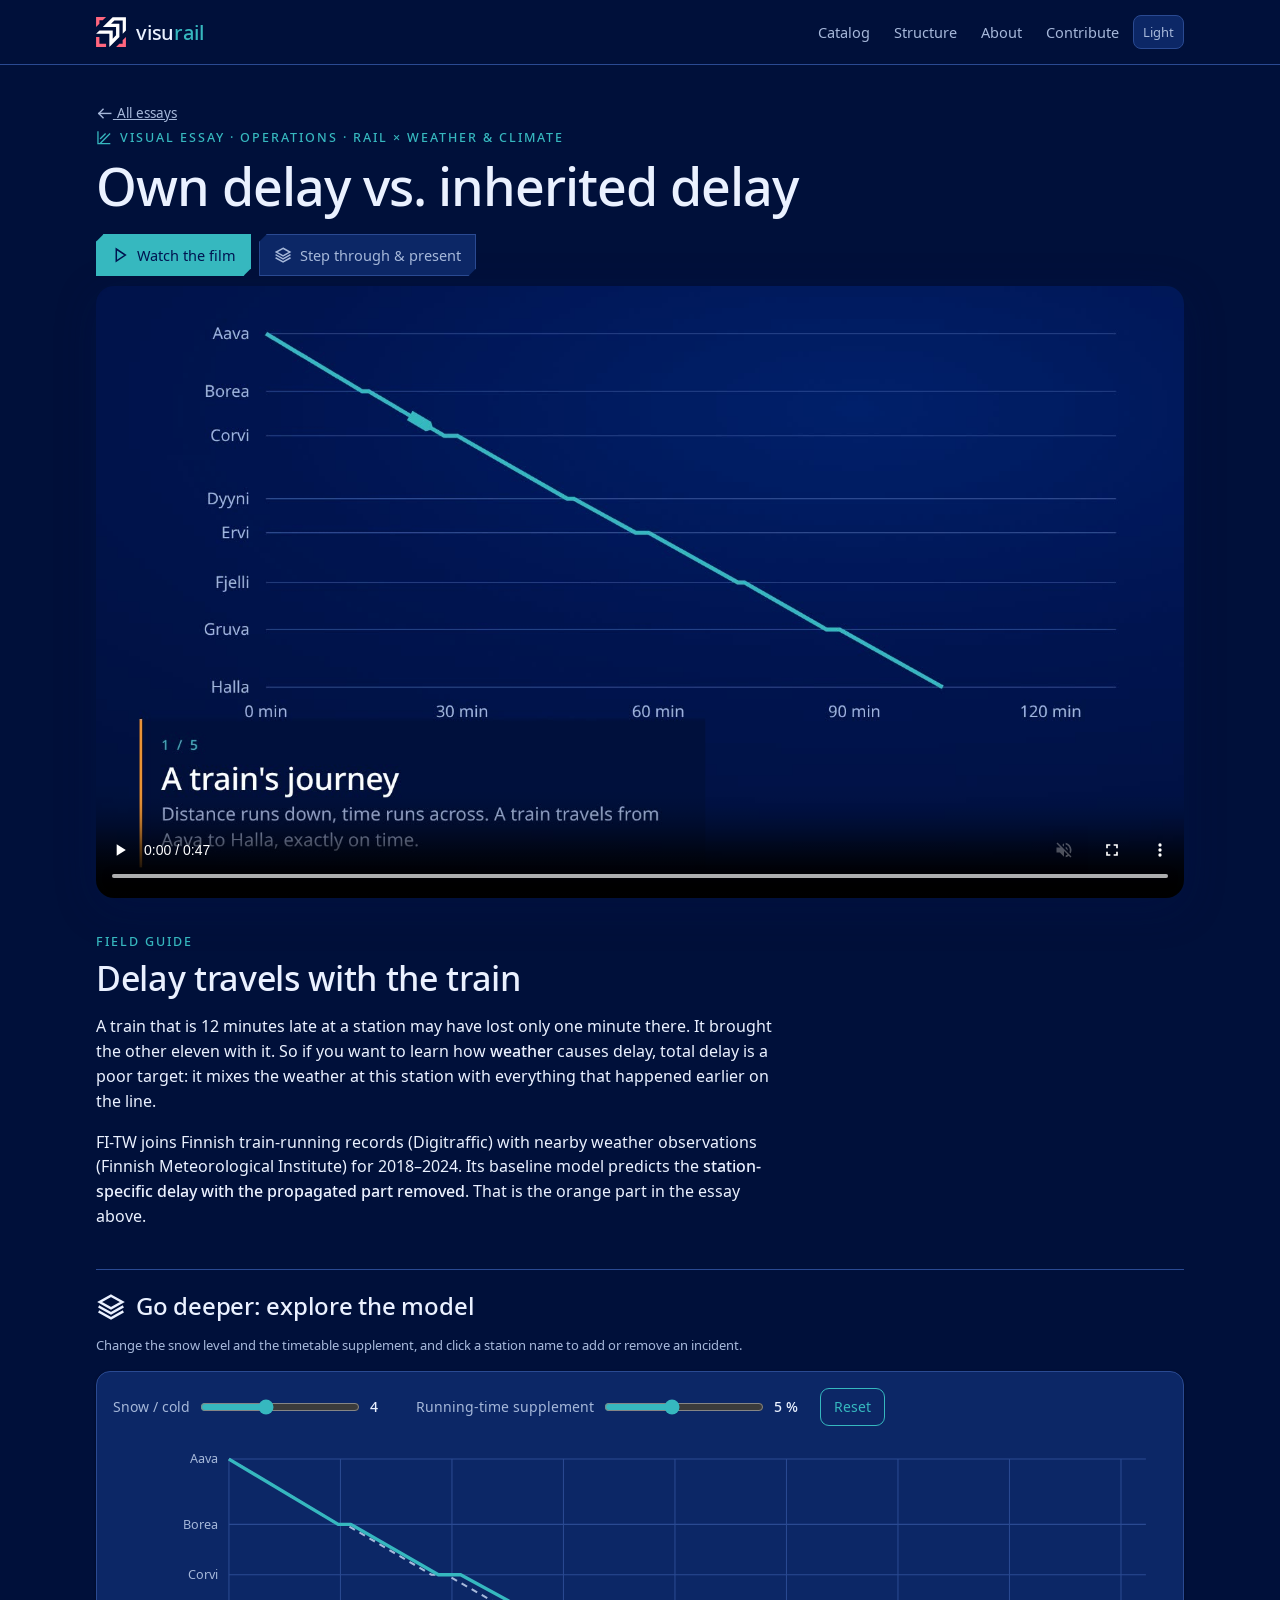
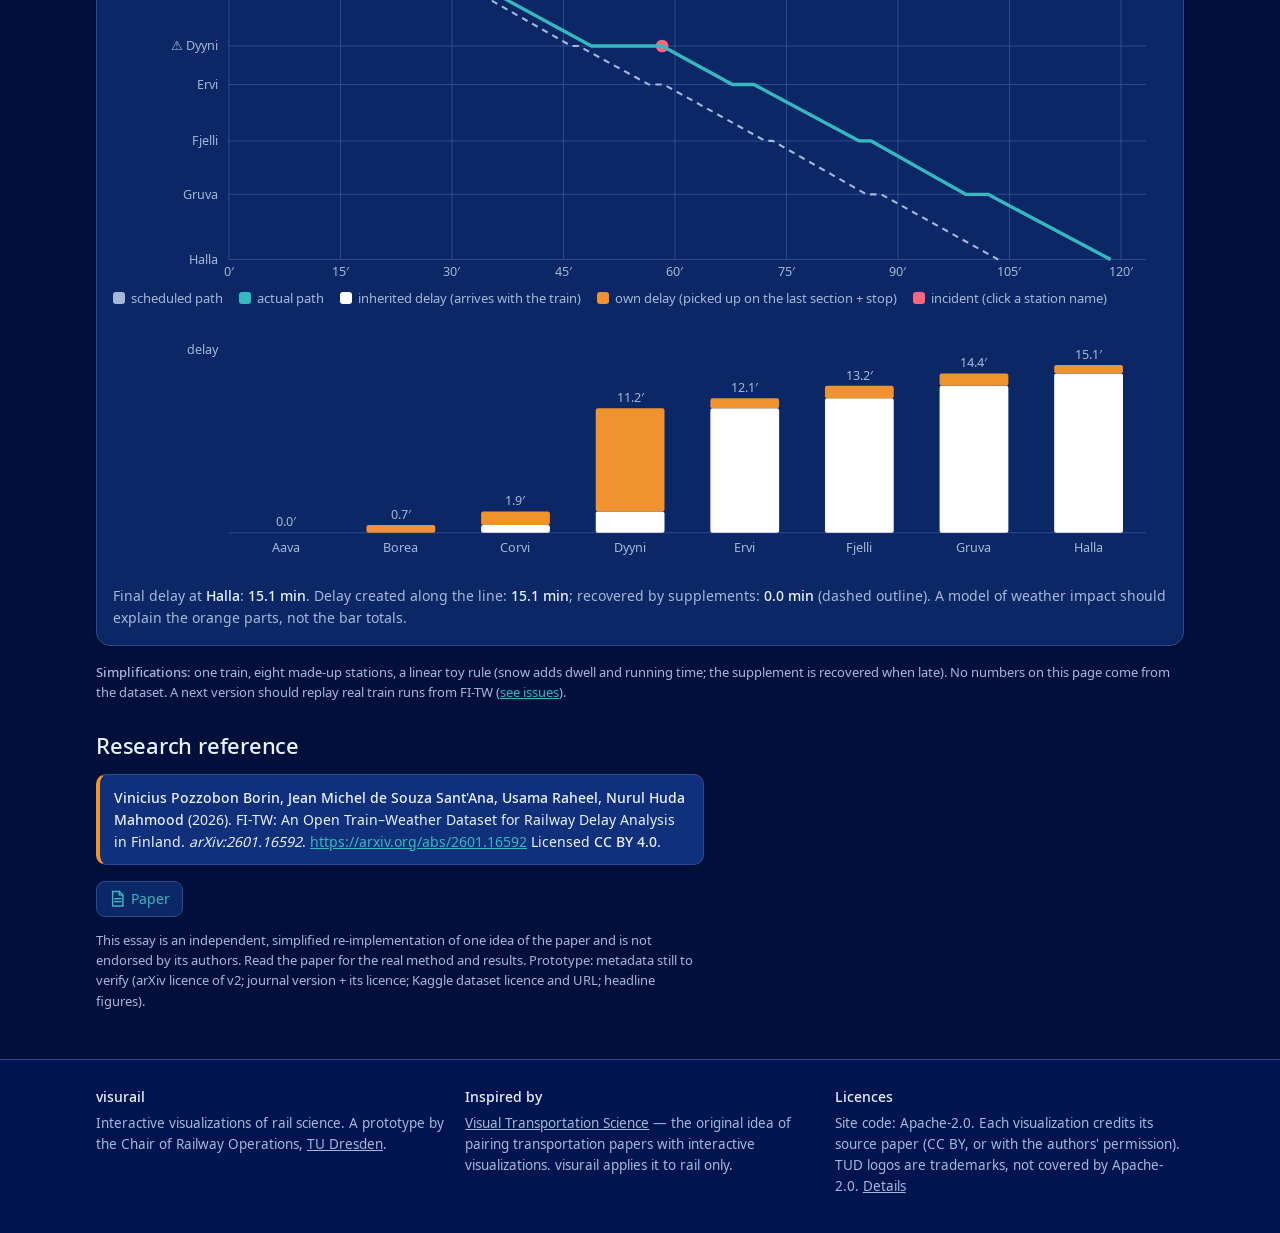
<file: viz/weather-delay-attribution/index.html>
<!DOCTYPE html>
<html lang="en" data-theme="dark">
<head>
<meta charset="utf-8">
<meta name="viewport" content="width=device-width, initial-scale=1, viewport-fit=cover">
<meta name="color-scheme" content="dark light">
<meta name="theme-color" content="#00103a">
<title>Own delay vs. inherited delay — visurail</title>
<link rel="icon" href="../../assets/brand/Bildmarke.svg" type="image/svg+xml">
<link rel="stylesheet" href="../../assets/css/visurail.css">
<style>
  .grid-l{stroke:var(--line);stroke-width:1}
  .lbl{fill:var(--muted);font-size:12px}
  .sched{stroke:var(--muted);stroke-dasharray:6 5;fill:none;stroke-width:2}
  .actual{stroke:var(--accent);fill:none;stroke-width:3.2;stroke-linejoin:round}
  .incident{fill:var(--red)}
  .stbtn{cursor:pointer}
  .stbtn:hover .lbl{fill:var(--ink)}
  .legend{display:flex;gap:16px;flex-wrap:wrap;font-size:13px;color:var(--muted);margin-top:8px}
  .legend i{display:inline-block;width:12px;height:12px;border-radius:3px;margin-right:6px;vertical-align:-1px}
</style>
</head>
<body data-root="../../" data-slug="weather-delay-attribution">
<main class="wrap">
  <div id="vhead"></div>
  <div id="essay"></div>

  <section class="prose">
    <div class="kicker-s">Field guide</div>
    <h2>Delay travels with the train</h2>
    <p>A train that is 12 minutes late at a station may have lost only one minute there. It brought the other eleven with it.
      So if you want to learn how <b>weather</b> causes delay, total delay is a poor target: it mixes the weather at this
      station with everything that happened earlier on the line.</p>
    <p>FI-TW joins Finnish train-running records (Digitraffic) with nearby weather observations (Finnish Meteorological Institute)
      for 2018–2024. Its baseline model predicts the <b>station-specific delay with the propagated part removed</b>. That is the
      orange part in the essay above.</p>
  </section>

  <section class="deeper">
    <h2><i data-icon="layers"></i> Go deeper: explore the model</h2>
    <p class="note">Change the snow level and the timetable supplement, and click a station name to add or remove an incident.</p>
  <div class="panel">
    <div class="controls">
      <label>Snow / cold <input type="range" id="snow" min="0" max="10" value="4"> <output id="snowO"></output></label>
      <label>Running-time supplement <input type="range" id="slack" min="0" max="12" value="5"> <output id="slackO"></output></label>
      <button class="btn ghost" type="button" id="reset">Reset</button>
    </div>
    <div class="viz" id="ts"></div>
    <div class="legend">
      <span><i style="background:var(--muted)"></i>scheduled path</span>
      <span><i style="background:var(--accent)"></i>actual path</span>
      <span><i style="background:var(--logo)"></i>inherited delay (arrives with the train)</span>
      <span><i style="background:var(--orange)"></i>own delay (picked up on the last section + stop)</span>
      <span><i style="background:var(--red)"></i>incident (click a station name)</span>
    </div>
    <div class="viz" id="bars" style="margin-top:14px"></div>
    <div class="readout" id="readout"></div>
  </div>

    <p class="note"><b>Simplifications:</b> one train, eight made-up stations, a linear toy rule (snow adds dwell and running time;
      the supplement is recovered when late). No numbers on this page come from the dataset. A next version should replay real
      train runs from FI-TW (<a href="https://github.com/joernmht/visurail/issues">see issues</a>).</p>
  </section>

  <section class="refs prose" id="vcite"></section>
</main>

<script src="../../assets/js/cro-icons.js"></script>
<script src="../../assets/js/site.js"></script>
<script src="../../assets/js/taxonomy.js"></script>
<script src="../../assets/js/entries.js"></script>
<script src="../../assets/js/vizpage.js"></script>
<script src="../../assets/js/essay.js"></script>
<script src="model.js"></script>
<script>
(function () {
  const { svg, css } = window.VR;
  const { S, simulate } = window.DELAY;
  const state = { snow: 4, slack: 5, inc: new Set([3]) };
  const $ = (id) => document.getElementById(id);

  const tsBox = svg("svg", { viewBox: "0 0 1000 420", role: "img", "aria-label": "Time-space diagram" }, $("ts"));
  const barBox = svg("svg", { viewBox: "0 0 1000 240", role: "img", "aria-label": "Delay per station" }, $("bars"));

  function draw() {
    $("snowO").textContent = state.snow;
    $("slackO").textContent = state.slack + " %";
    const R = simulate(state);
    const tMax = Math.max(R[R.length - 1].depA, R[R.length - 1].depS) * 1.04;
    const X0 = 110, X1 = 980, Y0 = 20, Y1 = 400, kmMax = S[S.length - 1].km;
    const x = (t) => X0 + (t / tMax) * (X1 - X0), y = (km) => Y0 + (km / kmMax) * (Y1 - Y0);
    tsBox.innerHTML = "";
    for (let m = 0; m <= tMax; m += 15) {
      svg("line", { x1: x(m), x2: x(m), y1: Y0, y2: Y1, class: "grid-l" }, tsBox);
      svg("text", { x: x(m), y: Y1 + 16, class: "lbl", "text-anchor": "middle" }, tsBox).textContent = m + "′";
    }
    R.forEach((r, i) => {
      svg("line", { x1: X0, x2: X1, y1: y(r.km), y2: y(r.km), class: "grid-l" }, tsBox);
      const g = svg("g", { class: "stbtn", tabindex: 0, role: "button", "aria-label": `Toggle incident at ${r.n}` }, tsBox);
      svg("rect", { x: 0, y: y(r.km) - 10, width: X0 - 6, height: 20, fill: "transparent" }, g);
      svg("text", { x: X0 - 10, y: y(r.km) + 4, class: "lbl", "text-anchor": "end" }, g).textContent = (state.inc.has(i) ? "⚠ " : "") + r.n;
      const tog = () => { state.inc.has(i) ? state.inc.delete(i) : state.inc.add(i); draw(); };
      g.addEventListener("click", tog);
      g.addEventListener("keydown", (e) => { if (e.key === "Enter" || e.key === " ") { e.preventDefault(); tog(); } });
      if (state.inc.has(i)) svg("circle", { cx: x(r.depA), cy: y(r.km), r: 6, class: "incident" }, tsBox);
    });
    const path = (k1, k2) => R.map((r, i) => `${i ? "L" : "M"}${x(r[k1])},${y(r.km)} L${x(r[k2])},${y(r.km)}`).join(" ");
    svg("path", { d: path("arrS", "depS"), class: "sched" }, tsBox);
    svg("path", { d: path("arrA", "depA"), class: "actual" }, tsBox);

    // stacked bars: inherited (blue) + own (orange; negative = recovered, hatched outline)
    barBox.innerHTML = "";
    const dMax = Math.max(5, ...R.map((r) => r.inherited + Math.max(0, r.own))) * 1.1;
    const bw = (X1 - X0) / R.length, BY = 200, h = (v) => (v / dMax) * 175;
    svg("line", { x1: X0, x2: X1, y1: BY, y2: BY, class: "grid-l" }, barBox);
    svg("text", { x: X0 - 10, y: 30, class: "lbl", "text-anchor": "end" }, barBox).textContent = "delay";
    R.forEach((r, i) => {
      const bx = X0 + i * bw + bw * 0.2, w = bw * 0.6;
      const inh = Math.max(0, r.inherited), own = r.own;
      svg("rect", { x: bx, y: BY - h(inh), width: w, height: h(inh), fill: css("--logo"), rx: 2 }, barBox);
      if (own >= 0) svg("rect", { x: bx, y: BY - h(inh) - h(own), width: w, height: h(own), fill: css("--orange"), rx: 2 }, barBox);
      else svg("rect", { x: bx, y: BY - h(inh), width: w, height: h(-own), fill: "none", stroke: css("--accent"), "stroke-dasharray": "4 3", "stroke-width": 2 }, barBox);
      svg("text", { x: bx + w / 2, y: BY + 18, class: "lbl", "text-anchor": "middle" }, barBox).textContent = r.n;
      svg("text", { x: bx + w / 2, y: BY - h(inh) - h(Math.max(0, own)) - 6, class: "lbl", "text-anchor": "middle" }, barBox).textContent = r.delay.toFixed(1) + "′";
    });
    const end = R[R.length - 1];
    const ownSum = R.reduce((s, r) => s + Math.max(0, r.own), 0), recSum = R.reduce((s, r) => s + Math.max(0, -r.own), 0);
    $("readout").innerHTML = `Final delay at <b>${end.n}</b>: <b>${Math.max(0, end.delay).toFixed(1)} min</b>. ` +
      `Delay created along the line: <b>${ownSum.toFixed(1)} min</b>; recovered by supplements: <b>${recSum.toFixed(1)} min</b> ` +
      "(dashed outline). A model of weather impact should explain the orange parts, not the bar totals.";
  }

  $("snow").addEventListener("input", (e) => { state.snow = +e.target.value; draw(); });
  $("slack").addEventListener("input", (e) => { state.slack = +e.target.value; draw(); });
  $("reset").addEventListener("click", () => { state.snow = 4; state.slack = 5; state.inc = new Set([3]); $("snow").value = 4; $("slack").value = 5; draw(); });
  document.addEventListener("visurail:theme", draw);
  window.matchMedia("(prefers-color-scheme: dark)").addEventListener("change", draw);
  draw();
})();
</script>
<script>
/* ---- visual essay ---- */
(function () {
  const { svg, text, mover } = window.VR;
  const { S, simulate } = window.DELAY;
  let P = false, X0 = 250, X1 = 1500, Y0 = 70, Y1 = 590;
  const TMAX = 130, kmMax = S[S.length - 1].km;
  const setLayout = (api) => { P = api.portrait; [X0, X1, Y0, Y1] = P ? [170, 870, 60, 900] : [250, 1500, 70, 590]; };
  const x = (t) => X0 + (t / TMAX) * (X1 - X0), y = (km) => Y0 + (km / kmMax) * (Y1 - Y0);
  const pathOf = (R, a, d) => R.map((r, i) => `${i ? "L" : "M"}${x(r[a]).toFixed(1)} ${y(r.km).toFixed(1)} L${x(r[d]).toFixed(1)} ${y(r.km).toFixed(1)}`).join(" ");

  function frame(st, labels = true) {
    const g = svg("g", {}, st);
    S.forEach((s) => {
      svg("line", { x1: X0, x2: X1, y1: y(s.km), y2: y(s.km), stroke: "var(--st-line)", "stroke-width": 1.5 }, g);
      if (labels) text(g, X0 - 24, y(s.km) + 8, s.n, { class: "lbl", "text-anchor": "end" });
    });
    for (let m = 0; m <= 120; m += P ? 60 : 30) text(g, x(m), Y1 + 44, m + " min", { class: "lbl", "text-anchor": "middle" });
    return g;
  }
  function paths(st, R, api, from, { sched = true, actual = true } = {}) {
    if (sched) svg("path", { d: pathOf(R, "arrS", "depS"), fill: "none", stroke: "var(--st-muted)", "stroke-width": 3, "stroke-dasharray": "10 9" }, st);
    if (actual) {
      const p = svg("path", { d: pathOf(R, "arrA", "depA"), fill: "none", stroke: "var(--st-acc)", "stroke-width": 6, "stroke-linejoin": "miter", class: api.enter(from) }, st);
      mover(st, pathOf(R, "arrA", "depA"), { dur: 9, w: 40, h: 16 });
      return p;
    }
  }
  function hbars(st, R, api, split) {
    // portrait: one row per station, bars grow to the right (same rows as the diagram)
    const rh = (Y1 - Y0) / R.length, dMax = 26, w = (v) => (v / dMax) * (X1 - X0 - 80);
    R.forEach((r, i) => {
      const yy = Y0 + i * rh + rh * 0.2, hh = rh * 0.6, g = svg("g", { class: api.enter(split ? 4 : 3), style: `animation-delay:${i * 0.05}s` }, st);
      const inh = Math.max(0, r.inherited), own = Math.max(0, r.own), tot = Math.max(0, r.delay);
      text(g, X0 - 20, yy + hh * 0.7, r.n, { class: "lbl", "text-anchor": "end" });
      if (!split) svg("rect", { x: X0, y: yy, width: w(tot), height: hh, fill: "#fff" }, g);
      else {
        svg("rect", { x: X0, y: yy, width: w(inh), height: hh, fill: "var(--st-blue)" }, g);
        svg("rect", { x: X0 + w(inh), y: yy, width: w(own), height: hh, fill: "var(--st-org)" }, g);
      }
      text(g, X0 + w(tot) + 14, yy + hh * 0.72, tot.toFixed(0) + "′", { class: "lbl big" });
    });
    if (split) {
      const lg = svg("g", { class: api.enter(4) }, st);
      svg("rect", { x: X0, y: 960, width: 26, height: 26, fill: "var(--st-org)" }, lg); text(lg, X0 + 40, 983, "own delay", { class: "lbl" });
      svg("rect", { x: X0 + 300, y: 960, width: 26, height: 26, fill: "var(--st-blue)" }, lg); text(lg, X0 + 340, 983, "inherited", { class: "lbl" });
    }
  }
  function bars(st, R, api, split) {
    if (P) return hbars(st, R, api, split);
    const bw = (X1 - X0) / R.length, dMax = 24, BY = 560, h = (v) => (v / dMax) * 440;
    svg("line", { x1: X0, x2: X1, y1: BY, y2: BY, stroke: "var(--st-line)", "stroke-width": 2 }, st);
    R.forEach((r, i) => {
      const bx = X0 + i * bw + bw * 0.22, w = bw * 0.56, g = svg("g", { class: api.enter(split ? 4 : 3), style: `animation-delay:${i * 0.06}s` }, st);
      const inh = Math.max(0, r.inherited), own = Math.max(0, r.own), tot = Math.max(0, r.delay);
      if (!split) svg("path", { d: `M${bx} ${BY} V${BY - h(tot)} H${bx + w} V${BY} Z`, fill: "#fff" }, g);
      else {
        svg("rect", { x: bx, y: BY - h(inh), width: w, height: h(inh), fill: "var(--st-blue)" }, g);
        svg("rect", { x: bx, y: BY - h(inh) - h(own), width: w, height: h(own), fill: "var(--st-org)" }, g);
      }
      text(g, bx + w / 2, BY + 40, r.n, { class: "lbl", "text-anchor": "middle" });
      text(g, bx + w / 2, BY - h(tot) - 14, tot.toFixed(0) + "′", { class: "lbl big", "text-anchor": "middle" });
    });
    if (split) {
      const lg = svg("g", { class: api.enter(4) }, st);
      svg("rect", { x: X0, y: 20, width: 22, height: 22, fill: "var(--st-org)" }, lg); text(lg, X0 + 34, 39, "own delay — arose at this station", { class: "lbl" });
      svg("rect", { x: X0 + 520, y: 20, width: 22, height: 22, fill: "var(--st-blue)" }, lg); text(lg, X0 + 554, 39, "inherited — brought along", { class: "lbl" });
    }
  }
  const calm = simulate({ snow: 0, slack: 5, inc: new Set() });
  const snowy = simulate({ snow: 7, slack: 5, inc: new Set() });
  const fault = simulate({ snow: 7, slack: 5, inc: new Set([3]) });

  const steps = [
    { title: "A train's journey", text: "Distance runs down, time runs across. A train travels from Aava to Halla, exactly on time.",
      draw(st, api) { frame(st); paths(st, calm, api, -1, { sched: false }); } },
    { title: "Snow", text: "In snow every section and every stop takes a little longer. The train drifts behind its schedule (dashed).",
      draw(st, api) { frame(st); paths(st, snowy, api, 1); } },
    { title: "An incident", text: "At Dyyni a door fault costs eight minutes. Every station after it sees a late train.",
      draw(st, api) {
        frame(st); paths(st, fault, api, 2);
        const r = fault[3];
        svg("rect", { x: x(r.depA) - 14, y: y(r.km) - 14, width: 28, height: 28, fill: "var(--st-red)", transform: `rotate(45 ${x(r.depA)} ${y(r.km)})`, class: api.enter(2) }, st);
      } },
    { title: "What the stations record", text: "Each station logs the delay of the departing train. From Dyyni on, every number is large.",
      draw(st, api) { bars(st, fault, api, false); } },
    { title: "Own delay vs. inherited delay", text: "Most of that delay was <b>inherited</b>. Only the orange part arose at the station itself. FI-TW's baseline model predicts this part, and that is the part weather can explain.",
      draw(st, api) { bars(st, fault, api, true); } },
  ];
  steps.forEach((s) => { const d = s.draw; s.draw = (st, api) => { setLayout(api); d(st, api); }; });
  VR.essay({ mount: document.getElementById("essay"), steps });
})();
</script>
</body>
</html>
</file>
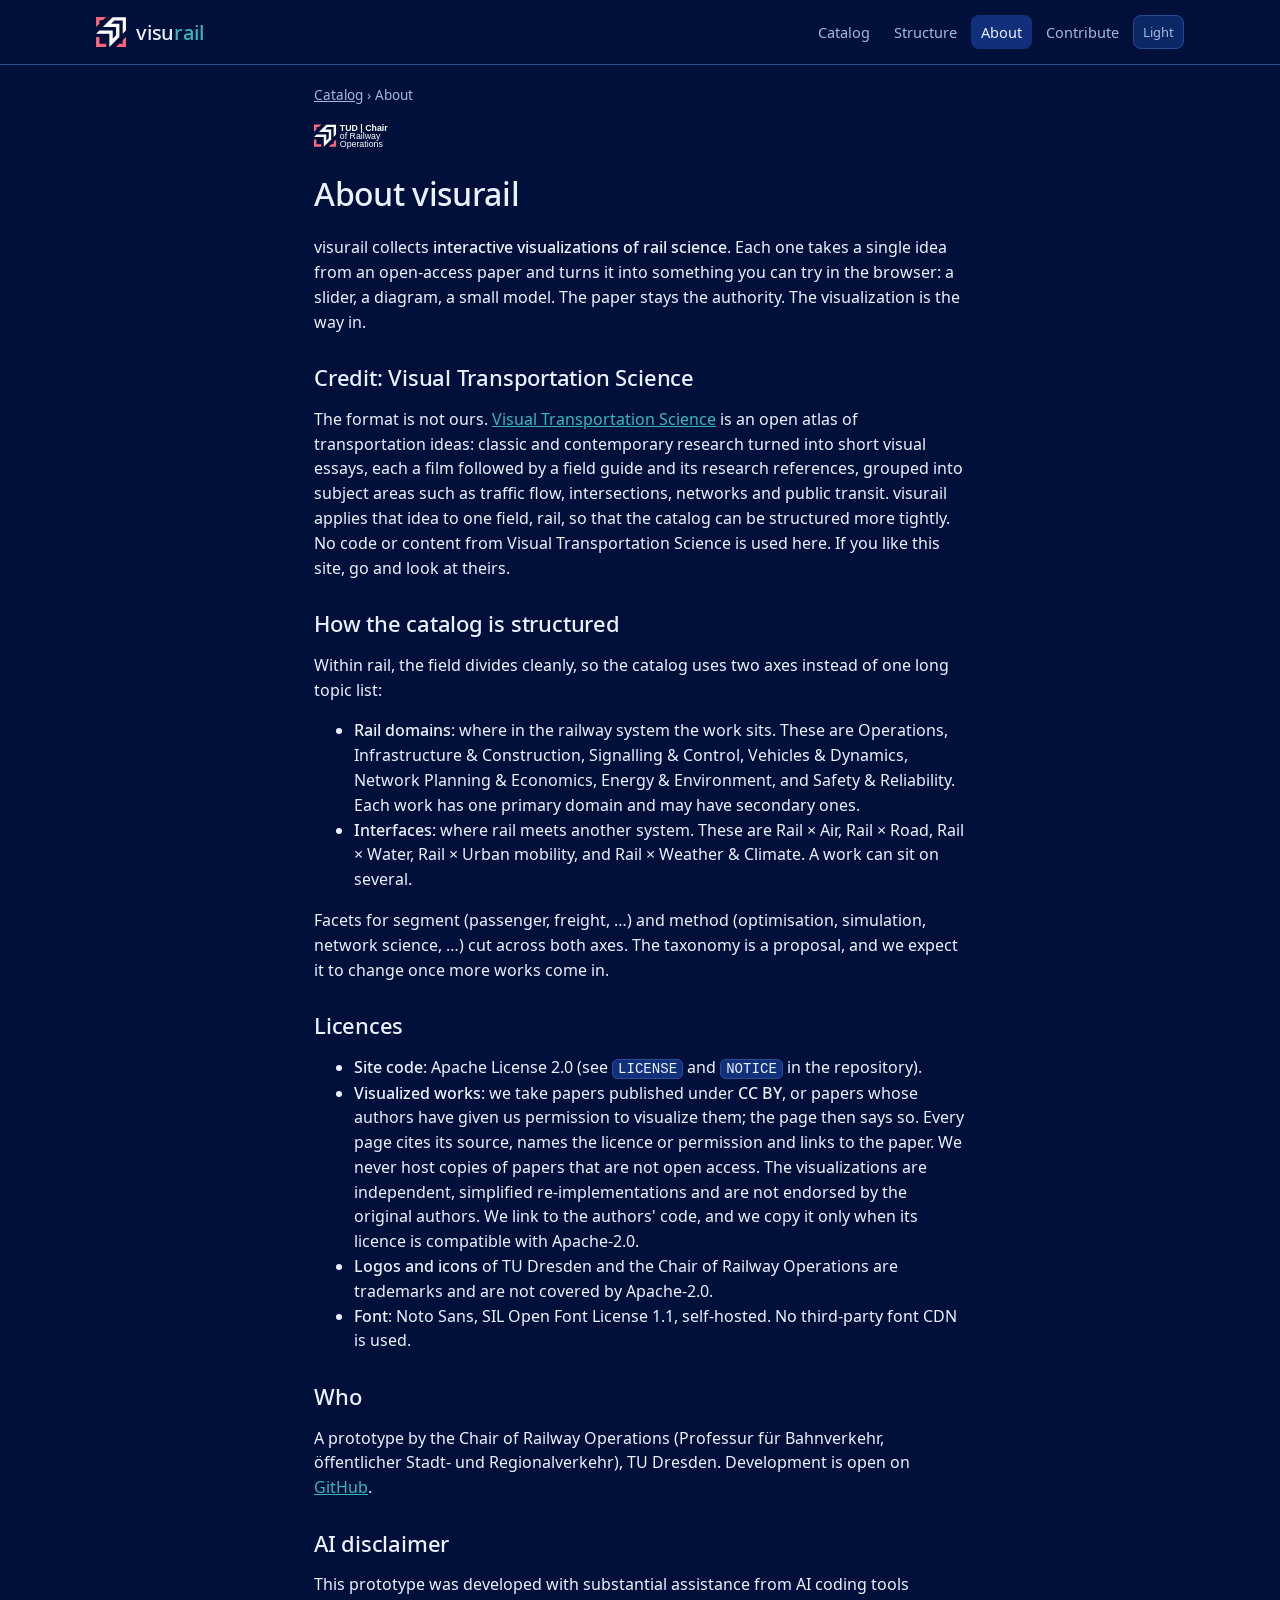
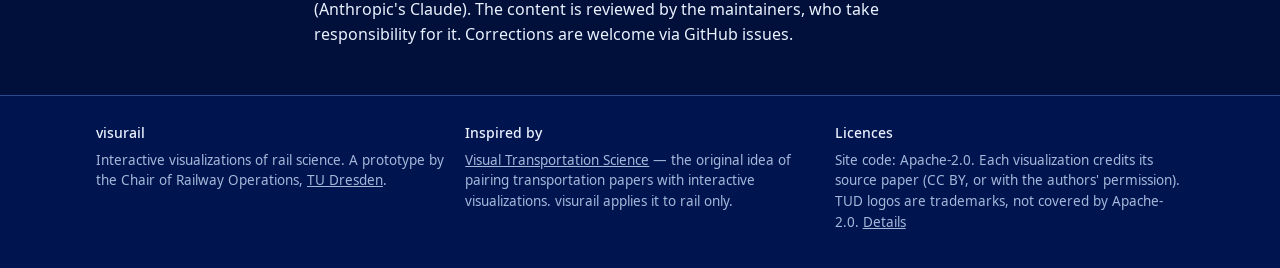
<file: about.html>
<!DOCTYPE html>
<html lang="en" data-theme="dark">
<head>
<meta charset="utf-8">
<meta name="viewport" content="width=device-width, initial-scale=1, viewport-fit=cover">
<meta name="color-scheme" content="dark light">
<meta name="theme-color" content="#00103a">
<title>About visurail</title>
<link rel="icon" href="assets/brand/Bildmarke.svg" type="image/svg+xml">
<link rel="stylesheet" href="assets/css/visurail.css">
</head>
<body data-root="./" data-page="about">
<main class="wrap prose">
  <div class="crumbs"><a href="index.html">Catalog</a> › About</div>
  <div class="chairlogo" style="margin:14px 0 6px" id="logo"></div>
  <h1>About visurail</h1>
  <p>visurail collects <b>interactive visualizations of rail science</b>. Each one takes a single idea from an open-access
    paper and turns it into something you can try in the browser: a slider, a diagram, a small model. The paper stays the
    authority. The visualization is the way in.</p>

  <h2 id="credit">Credit: Visual Transportation Science</h2>
  <p>The format is not ours. <a href="https://visualtransportationscience.org/">Visual Transportation Science</a>
    is an open atlas of transportation ideas: classic and contemporary research turned into short visual essays,
    each a film followed by a field guide and its research references, grouped into subject areas such as traffic flow,
    intersections, networks and public transit. visurail applies that idea to one
    field, rail, so that the catalog can be structured more tightly. No code or content from Visual Transportation Science is
    used here. If you like this site, go and look at theirs.</p>

  <h2>How the catalog is structured</h2>
  <p>Within rail, the field divides cleanly, so the catalog uses two axes instead of one long topic list:</p>
  <ul>
    <li><b>Rail domains</b>: where in the railway system the work sits. These are Operations, Infrastructure &amp; Construction,
      Signalling &amp; Control, Vehicles &amp; Dynamics, Network Planning &amp; Economics, Energy &amp; Environment, and Safety &amp; Reliability.
      Each work has one primary domain and may have secondary ones.</li>
    <li><b>Interfaces</b>: where rail meets another system. These are Rail × Air, Rail × Road, Rail × Water, Rail × Urban mobility, and Rail × Weather &amp; Climate.
      A work can sit on several.</li>
  </ul>
  <p>Facets for segment (passenger, freight, …) and method (optimisation, simulation, network science, …) cut across both axes.
    The taxonomy is a proposal, and we expect it to change once more works come in.</p>

  <h2 id="licences">Licences</h2>
  <ul>
    <li><b>Site code</b>: Apache License 2.0 (see <code>LICENSE</code> and <code>NOTICE</code> in the repository).</li>
    <li><b>Visualized works</b>: we take papers published under <b>CC BY</b>, or papers whose authors have given us permission
      to visualize them; the page then says so. Every page cites its source, names the licence or permission and links to the
      paper. We never host copies of papers that are not open access. The visualizations are independent, simplified re-implementations and are not
      endorsed by the original authors. We link to the authors' code, and we copy it only when its licence is compatible
      with Apache-2.0.</li>
    <li><b>Logos and icons</b> of TU Dresden and the Chair of Railway Operations are trademarks and are not covered by
      Apache-2.0.</li>
    <li><b>Font</b>: Noto Sans, SIL Open Font License 1.1, self-hosted. No third-party font CDN is used.</li>
  </ul>

  <h2>Who</h2>
  <p>A prototype by the Chair of Railway Operations (Professur für Bahnverkehr, öffentlicher Stadt- und Regionalverkehr),
    TU Dresden. Development is open on <a href="https://github.com/joernmht/visurail">GitHub</a>.</p>

  <h2>AI disclaimer</h2>
  <p>This prototype was developed with substantial assistance from AI coding tools (Anthropic's Claude). The content is reviewed
    by the maintainers, who take responsibility for it. Corrections are welcome via GitHub issues.</p>
</main>
<script src="assets/js/site.js"></script>
<script>
  // inline the chair wordmark so its fills follow the theme
  fetch("assets/brand/Chairlogo_new_engl.svg").then((r) => r.text()).then((s) => { document.getElementById("logo").innerHTML = s; }).catch(() => {});
</script>
</body>
</html>
</file>
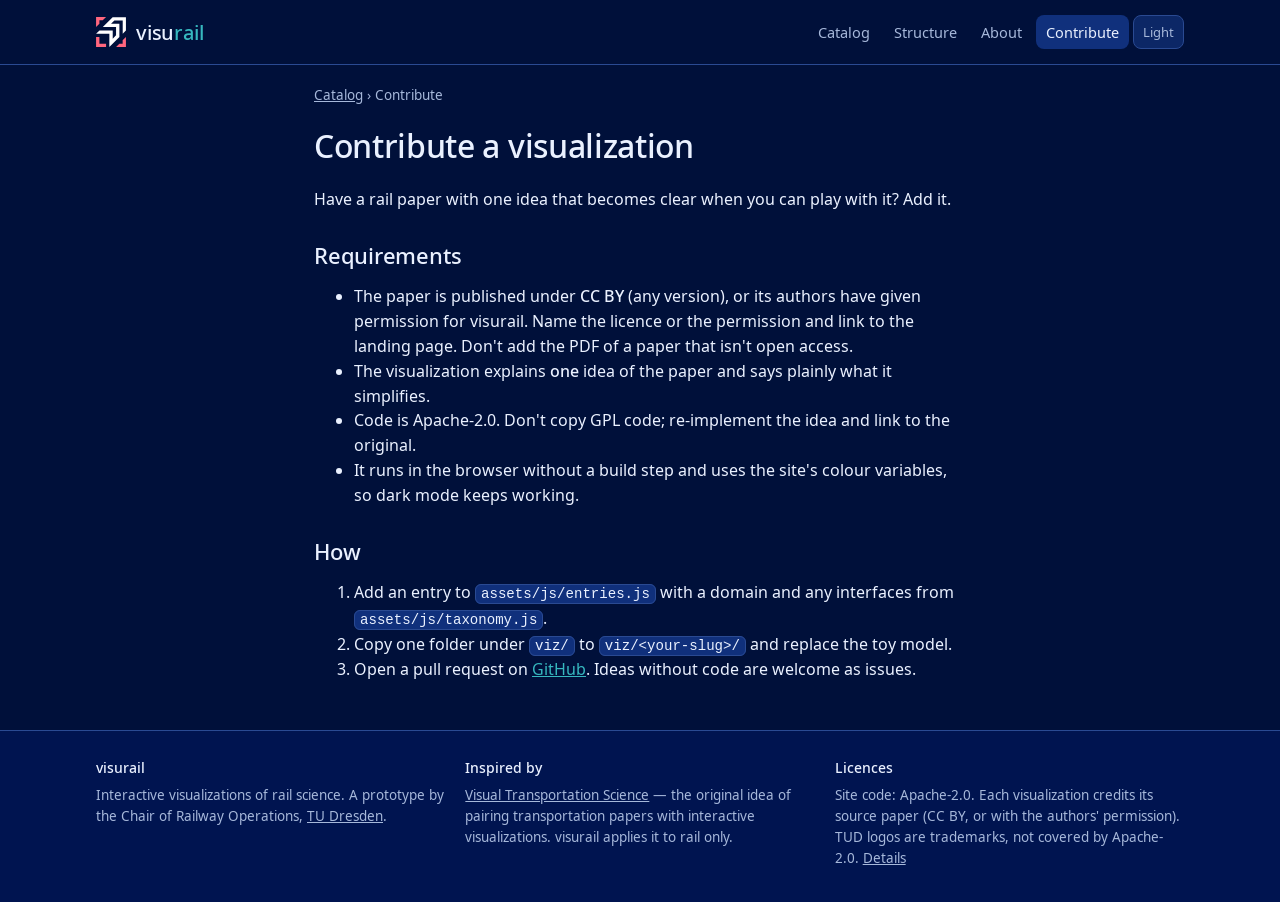
<file: contribute.html>
<!DOCTYPE html>
<html lang="en" data-theme="dark">
<head>
<meta charset="utf-8">
<meta name="viewport" content="width=device-width, initial-scale=1, viewport-fit=cover">
<meta name="color-scheme" content="dark light">
<meta name="theme-color" content="#00103a">
<title>Contribute to visurail</title>
<link rel="icon" href="assets/brand/Bildmarke.svg" type="image/svg+xml">
<link rel="stylesheet" href="assets/css/visurail.css">
</head>
<body data-root="./" data-page="contribute">
<main class="wrap prose">
  <div class="crumbs"><a href="index.html">Catalog</a> › Contribute</div>
  <h1>Contribute a visualization</h1>
  <p>Have a rail paper with one idea that becomes clear when you can play with it? Add it.</p>
  <h2>Requirements</h2>
  <ul>
    <li>The paper is published under <b>CC BY</b> (any version), or its authors have given permission for visurail. Name the
      licence or the permission and link to the landing page. Don't add the PDF of a paper that isn't open access.</li>
    <li>The visualization explains <b>one</b> idea of the paper and says plainly what it simplifies.</li>
    <li>Code is Apache-2.0. Don't copy GPL code; re-implement the idea and link to the original.</li>
    <li>It runs in the browser without a build step and uses the site's colour variables, so dark mode keeps working.</li>
  </ul>
  <h2>How</h2>
  <ol>
    <li>Add an entry to <code>assets/js/entries.js</code> with a domain and any interfaces from <code>assets/js/taxonomy.js</code>.</li>
    <li>Copy one folder under <code>viz/</code> to <code>viz/&lt;your-slug&gt;/</code> and replace the toy model.</li>
    <li>Open a pull request on <a href="https://github.com/joernmht/visurail">GitHub</a>. Ideas without code are welcome as issues.</li>
  </ol>
</main>
<script src="assets/js/site.js"></script>
</body>
</html>
</file>
<file: assets/css/visurail.css>
/* =========================================================================
   visurail — design system
   Corporate design: TU Dresden, Chair of Railway Operations (CRO).
   Source of truth for colours/fonts: github.com/joernmht/tud_cro_chaircd
     Türkis 1 #0A777F (main) · Brillantblau #00008C (logo) · Rot 1 #D20F41
     Orange 1 #C85000 (accent, the "10 %") · Gelb 1 #FFC700 (diagrams only)
     Dunkelblau #001450 (dark field)
   60/30/10: white field · türkis · orange accent. Font: Noto Sans (self-hosted).
   Every colour is a variable; dark mode only redefines variables.
   ========================================================================= */

@font-face{font-family:"Noto Sans";font-style:normal;font-weight:400;font-display:swap;
  src:url("../fonts/NotoSans-Regular.subset.woff2") format("woff2")}
@font-face{font-family:"Noto Sans";font-style:normal;font-weight:500 700;font-display:swap;
  src:url("../fonts/NotoSans-Medium.subset.woff2") format("woff2")}

:root{
  --bg:#ffffff; --bg2:#f3f7f8; --card:#ffffff; --card2:#f1f8f8;
  --ink:#0c1f3a; --muted:#53647d; --line:#d6e6e7; --track:#e6f0f0;
  --accent:#0A777F;          /* Türkis 1 */
  --accent-ink:#ffffff;
  --logo:#00008C;            /* Brillantblau */
  --red:#D20F41;             /* Rot 1 */
  --orange:#C85000;          /* Orange 1 — the 10 % accent */
  --yellow:#FFC700;          /* Gelb 1 — diagrams only */
  --navy:#001450;            /* Dunkelblau */
  --hero1:#0A777F; --hero2:#06555b;
  --shadow:0 1px 3px rgba(12,40,50,.08),0 6px 18px rgba(12,40,50,.05);
  --radius:14px;
  --maxw:1120px;
  color-scheme:light;
}
@media (prefers-color-scheme: dark){
  :root:not([data-theme="light"]){
    --bg:#00103a; --bg2:#001450; --card:#0c2766; --card2:#10307c;
    --ink:#eaf1ff; --muted:#a6b8da; --line:#2a4a92; --track:#001a55;
    --accent:#36b8bf; --accent-ink:#001450; --logo:#ffffff;
    --red:#ff667e; --orange:#f0922e; --yellow:#FFC700; --navy:#000a2e;
    --hero1:#001a55; --hero2:#00103a;
    --shadow:0 1px 3px rgba(0,0,0,.4);
    color-scheme:dark;
  }
}
:root[data-theme="dark"]{
  --bg:#00103a; --bg2:#001450; --card:#0c2766; --card2:#10307c;
  --ink:#eaf1ff; --muted:#a6b8da; --line:#2a4a92; --track:#001a55;
  --accent:#36b8bf; --accent-ink:#001450; --logo:#ffffff;
  --red:#ff667e; --orange:#f0922e; --yellow:#FFC700; --navy:#000a2e;
  --hero1:#001a55; --hero2:#00103a;
  --shadow:0 1px 3px rgba(0,0,0,.4);
  color-scheme:dark;
}

*{box-sizing:border-box}
html,body{margin:0;padding:0}
body{background:var(--bg);color:var(--ink);
  font:16px/1.55 "Noto Sans",-apple-system,BlinkMacSystemFont,"Segoe UI",Roboto,Helvetica,Arial,sans-serif;
  -webkit-font-smoothing:antialiased;overflow-x:hidden}
a{color:var(--accent)}
img,svg{max-width:100%}
.wrap{max-width:var(--maxw);margin:0 auto;padding:0 16px}
h1,h2,h3{font-weight:500;line-height:1.2;letter-spacing:-.01em}
code{background:var(--card2);border:1px solid var(--line);border-radius:6px;padding:1px 5px;font-size:.88em}

/* ---- top bar ---------------------------------------------------------- */
.topbar{border-bottom:1px solid var(--line);background:var(--bg)}
.topbar .wrap{display:flex;align-items:center;gap:16px;min-height:64px;flex-wrap:wrap}
.brand{display:flex;align-items:center;gap:10px;text-decoration:none;color:var(--ink)}
.brand .mark{width:30px;height:30px}
.brand .name{font-weight:500;font-size:20px;letter-spacing:-.01em}
.brand .name b{color:var(--accent);font-weight:500}
.nav{display:flex;gap:4px;margin-left:auto;flex-wrap:wrap}
.nav a{text-decoration:none;color:var(--muted);padding:6px 10px;border-radius:8px;font-size:14.5px}
.nav a:hover,.nav a[aria-current="page"]{color:var(--ink);background:var(--card2)}
.themebtn{border:1px solid var(--line);background:var(--card);color:var(--muted);border-radius:8px;
  padding:5px 9px;font:inherit;font-size:13px;cursor:pointer}

/* logo fills follow theme */
.chairlogo svg{height:34px;width:auto;display:block}
.chairlogo svg text,.chairlogo svg path,.mark path{fill:var(--logo)}
.mark path[fill="#C00000"],.chairlogo svg path[fill="#C00000"]{fill:var(--red)}

/* ---- hero ------------------------------------------------------------- */
.hero{background:linear-gradient(135deg,var(--hero1),var(--hero2));color:#fff;padding:44px 0 40px}
.hero .eyebrow{font-size:12.5px;letter-spacing:.14em;text-transform:uppercase;opacity:.85;font-weight:500}
.hero h1{font-size:clamp(28px,5vw,44px);margin:8px 0 10px;max-width:22ch}
.hero p{max-width:62ch;margin:0;opacity:.92;font-size:17px}
.hero .credit{margin-top:16px;font-size:13.5px;opacity:.85}
.hero .credit a{color:#fff}
.hero .stats{display:flex;gap:26px;margin-top:22px;flex-wrap:wrap}
.hero .stats div{font-size:13px;opacity:.9}
.hero .stats b{display:block;font-size:26px;font-weight:500;opacity:1}

/* ---- section headings --------------------------------------------------- */
.sec{padding:32px 0 8px}
.sec h2{font-size:24px;margin:0 0 4px}
.sec .lead{color:var(--muted);margin:0 0 18px;max-width:70ch}

/* ---- taxonomy: domain tiles + interface tiles --------------------------- */
.tiles{display:grid;grid-template-columns:repeat(auto-fill,minmax(200px,1fr));gap:12px}
.tile{all:unset;box-sizing:border-box;cursor:pointer;background:var(--card);border:1px solid var(--line);
  border-radius:var(--radius);padding:14px 14px 12px;box-shadow:var(--shadow);border-top:4px solid var(--accent);
  display:flex;flex-direction:column;gap:4px;min-height:112px;transition:transform .12s ease}
.tile:hover{transform:translateY(-2px)}
.tile:focus-visible{outline:3px solid var(--orange);outline-offset:2px}
.tile[aria-pressed="true"]{background:var(--accent);color:var(--accent-ink);border-color:var(--accent)}
.tile[aria-pressed="true"] .td,.tile[aria-pressed="true"] .tn{color:var(--accent-ink);opacity:.9}
.tile .tt{font-weight:500;font-size:16px}
.tile .td{font-size:12.5px;color:var(--muted);line-height:1.4}
.tile .tn{font-size:12px;color:var(--accent);margin-top:auto;font-weight:500}
.tile.empty{opacity:.62}
.tile.iface{border-top-color:var(--navy)}
:root[data-theme="dark"] .tile.iface{border-top-color:var(--orange)}
@media (prefers-color-scheme: dark){:root:not([data-theme="light"]) .tile.iface{border-top-color:var(--orange)}}
.tile .ic{display:flex;align-items:center;gap:8px;height:28px}
.tile .ic img{height:24px;width:auto}
.tile .ic .x{font-size:15px;color:var(--muted)}

/* dark mode: brand line icons go white */
@media (prefers-color-scheme: dark){:root:not([data-theme="light"]) img.bicon{filter:brightness(0) invert(1)}}
:root[data-theme="dark"] img.bicon{filter:brightness(0) invert(1)}
.tile[aria-pressed="true"] img.bicon{filter:brightness(0) invert(1)}

/* ---- filter bar --------------------------------------------------------- */
.filters{display:flex;gap:10px;flex-wrap:wrap;align-items:center;margin:6px 0 16px}
.filters input[type=search]{flex:1 1 240px;min-width:0;border:1px solid var(--line);background:var(--card);color:var(--ink);
  border-radius:10px;padding:9px 12px;font:inherit;font-size:15px}
.filters select{border:1px solid var(--line);background:var(--card);color:var(--ink);border-radius:10px;padding:9px 10px;font:inherit;font-size:14px;max-width:100%}
.active-filter{font-size:13.5px;color:var(--muted)}
.active-filter button{border:0;background:none;color:var(--accent);cursor:pointer;font:inherit;text-decoration:underline}

/* ---- entry cards -------------------------------------------------------- */
.grid{display:grid;grid-template-columns:repeat(auto-fill,minmax(300px,1fr));gap:16px}
.entry{display:flex;flex-direction:column;background:var(--card);border:1px solid var(--line);border-radius:var(--radius);
  box-shadow:var(--shadow);overflow:hidden;text-decoration:none;color:var(--ink);transition:transform .12s ease}
.entry:hover{transform:translateY(-2px)}
.entry:focus-visible{outline:3px solid var(--orange);outline-offset:2px}
.entry .thumb{aspect-ratio:16/9;background:var(--card2);border-bottom:1px solid var(--line);display:block}
.entry .thumb svg{width:100%;height:100%;display:block}
.entry .body{padding:14px 16px 16px;display:flex;flex-direction:column;gap:6px;flex:1}
.entry .et{font-weight:500;font-size:17px;line-height:1.3}
.entry .ea{font-size:13px;color:var(--muted)}
.entry .es{font-size:14px;color:var(--ink);opacity:.9}
.chips{display:flex;gap:6px;flex-wrap:wrap;margin-top:auto;padding-top:6px}
.chip{font-size:11.5px;padding:2px 8px;border-radius:999px;border:1px solid var(--line);color:var(--muted);background:var(--card2);white-space:nowrap}
.chip.dom{color:var(--accent);border-color:color-mix(in srgb,var(--accent) 40%,transparent);background:color-mix(in srgb,var(--accent) 10%,transparent)}
.chip.ifc{color:var(--orange);border-color:color-mix(in srgb,var(--orange) 40%,transparent);background:color-mix(in srgb,var(--orange) 10%,transparent)}
.chip.lic{font-weight:500}
.empty-msg{color:var(--muted);padding:24px;border:1px dashed var(--line);border-radius:var(--radius);text-align:center}

/* ---- prose pages / viz pages -------------------------------------------- */
.prose{max-width:76ch}
.prose h2{font-size:22px;margin:30px 0 8px}
.prose h3{font-size:18px;margin:22px 0 6px}
.crumbs{font-size:13.5px;color:var(--muted);margin:20px 0 4px}
.crumbs a{color:var(--muted)}
.vhead h1{font-size:clamp(24px,4vw,34px);margin:6px 0 8px}
.vhead .authors{color:var(--muted);font-size:15px}
.cite{background:var(--card2);border:1px solid var(--line);border-left:4px solid var(--orange);border-radius:10px;
  padding:12px 14px;font-size:14px;margin:16px 0;overflow-wrap:anywhere}
.cite b{font-weight:500}
.panel{background:var(--card);border:1px solid var(--line);border-radius:var(--radius);box-shadow:var(--shadow);padding:16px;margin:16px 0}
.controls{display:flex;flex-wrap:wrap;gap:14px 22px;align-items:center;margin-bottom:12px;font-size:14px}
.controls label{display:flex;align-items:center;gap:8px;color:var(--muted)}
.controls input[type=range]{accent-color:var(--accent);width:160px;max-width:40vw}
.controls output{color:var(--ink);font-weight:500;min-width:3ch;display:inline-block}
.btn{border:1px solid var(--accent);background:var(--accent);color:var(--accent-ink);border-radius:9px;padding:7px 13px;font:inherit;font-size:14px;cursor:pointer}
.btn.ghost{background:transparent;color:var(--accent)}
.viz svg{display:block;width:100%;height:auto}
.viz .axis text{fill:var(--muted);font-size:11px}
.viz .axis line,.viz .axis path{stroke:var(--line)}
.readout{font-size:14px;color:var(--muted);margin-top:10px}
.readout b{color:var(--ink);font-weight:500}
.kv{display:grid;grid-template-columns:repeat(auto-fill,minmax(150px,1fr));gap:10px;margin-top:12px}
.kv div{background:var(--card2);border:1px solid var(--line);border-radius:10px;padding:10px 12px}
.kv b{display:block;font-size:22px;font-weight:500}
.kv span{font-size:12.5px;color:var(--muted)}
.note{font-size:13px;color:var(--muted)}
.links{display:flex;gap:10px;flex-wrap:wrap;margin:10px 0}
.links a{text-decoration:none;border:1px solid var(--line);border-radius:9px;padding:6px 12px;font-size:14px;background:var(--card)}

/* ---- footer ------------------------------------------------------------- */
footer.site{margin-top:48px;border-top:1px solid var(--line);background:var(--bg2);padding:26px 0 36px;font-size:13.5px;color:var(--muted)}
footer.site .cols{display:grid;grid-template-columns:repeat(auto-fit,minmax(220px,1fr));gap:20px}
footer.site h4{margin:0 0 6px;color:var(--ink);font-weight:500;font-size:14px}
footer.site a{color:var(--muted)}

@media (max-width:560px){
  .brand .name{font-size:18px}
  .nav{margin-left:0;width:100%}
  .hero{padding:30px 0 28px}
  .grid{grid-template-columns:1fr}
}
@media (prefers-reduced-motion: reduce){*{transition:none !important;animation:none !important}}

/* ======================================================================
   Icons (CRO small set, currentColor)
   ====================================================================== */
svg.ic{width:1.25em;height:1.25em;display:inline-block;vertical-align:-.25em;flex:none}

/* ======================================================================
   Visual essay — one 16:9 stage, step by step; doubles as presentation.
   The stage is always the dark TUD field (Dunkelblau), in both themes,
   so a page and its projected slides look identical.
   ====================================================================== */
.essay{--st-bg:#001450;--st-bg2:#00103a;--st-ink:#ffffff;--st-muted:#a6b8da;--st-line:#2a4a92;
  --st-acc:#36b8bf;--st-org:#f0922e;--st-red:#ff667e;--st-yel:#FFC700;--st-blue:#7aa2ff;
  margin:18px 0 8px}
.essay .stage-wrap{background:radial-gradient(120% 90% at 70% 20%,#00206b 0%,var(--st-bg) 45%,var(--st-bg2) 100%);
  border-radius:18px;overflow:hidden;box-shadow:0 10px 40px rgba(0,20,80,.25);color:var(--st-ink);position:relative}
.essay .stage{aspect-ratio:16/9;cursor:pointer}
.essay .stage svg{display:block;width:100%;height:100%}
.essay .stage text{fill:var(--st-ink);font-family:"Noto Sans",sans-serif}
.essay .cap{padding:6px 28px 26px;max-width:72ch}
.essay .kick{font-size:12.5px;letter-spacing:.16em;text-transform:uppercase;color:var(--st-acc);font-weight:500}
.essay .ct{font-size:clamp(20px,2.6vw,30px);margin:6px 0 6px;color:#fff}
.essay .cx{margin:0;color:var(--st-muted);font-size:clamp(15px,1.5vw,18px)}
.essay .cx b{color:#fff;font-weight:500}
.essay .ebar{display:flex;align-items:center;gap:10px;margin-top:12px}
.essay .dots{display:flex;gap:6px;flex:1;justify-content:center}
.essay .dots button{width:26px;height:6px;border:0;padding:0;border-radius:0;background:var(--line);cursor:pointer;
  clip-path:polygon(3px 0,100% 0,calc(100% - 3px) 100%,0 100%)}
.essay .dots button[aria-selected="true"]{background:var(--accent);width:40px}
.ebtn{display:inline-flex;align-items:center;gap:8px;border:1px solid var(--line);background:var(--card);color:var(--ink);
  height:40px;min-width:40px;justify-content:center;padding:0 10px;font:inherit;font-size:14px;cursor:pointer;
  clip-path:polygon(8px 0,100% 0,100% calc(100% - 8px),calc(100% - 8px) 100%,0 100%,0 8px)}
.ebtn:disabled{opacity:.35;cursor:default}
.ebtn.next:not(:disabled){background:var(--accent);border-color:var(--accent);color:var(--accent-ink)}
.ebtn.present{margin-left:4px}
@media (max-width:560px){.ebtn.present span{display:none}.essay .cap{padding:4px 16px 18px}}

/* stage marks */
.essay .trk{stroke:var(--st-line);stroke-width:6;fill:none;stroke-linecap:square}
.essay .trk.on{stroke:#5a7bc0}
.essay .stn{fill:var(--st-bg);stroke:#fff;stroke-width:4}
.essay .stn.hub{fill:#fff}
.essay .lbl{fill:var(--st-muted) !important;font-size:24px}
.essay .lbl.big{fill:#fff !important;font-size:30px;font-weight:500}
.essay .edge{fill:none;stroke:var(--st-acc);stroke-linecap:round;opacity:.85}
.essay .edge.org{stroke:var(--st-org)}
.essay .enter{animation:enter .7s cubic-bezier(.2,.8,.2,1) both}
.essay .draw{stroke-dasharray:var(--len,2000);stroke-dashoffset:var(--len,2000);animation:draw 1.2s ease-out forwards}
@keyframes enter{from{opacity:0;transform:translateY(14px)}to{opacity:1;transform:none}}
@keyframes draw{to{stroke-dashoffset:0}}

/* presenting: stage fills the screen, caption overlays bottom-left */
.essay.presenting{position:fixed;inset:0;z-index:100;margin:0;background:var(--st-bg2);display:flex;flex-direction:column;justify-content:center}
.essay.presenting .stage-wrap{border-radius:0;box-shadow:none;height:100vh;display:flex;flex-direction:column;justify-content:center}
.essay.presenting .stage{max-height:100vh;width:min(100vw,177.8vh);margin:0 auto}
.essay.presenting .cap{position:absolute;left:4vw;bottom:5vh;max-width:46vw;padding:18px 22px;
  background:rgba(0,16,58,.82);backdrop-filter:blur(6px);border-left:4px solid var(--st-org)}
.essay.presenting .ct{font-size:clamp(24px,2.6vw,44px)}
.essay.presenting .cx{font-size:clamp(16px,1.4vw,24px)}
.essay.presenting .ebar{position:absolute;right:3vw;top:3vh;margin:0;opacity:.7}
.essay.presenting .ebar:hover{opacity:1}
.essay.presenting .kick{font-size:clamp(12px,1vw,16px)}
.essay.presenting .dots{display:none}
html.is-presenting{overflow:hidden}

/* essay page frame */
.ehead{padding:18px 0 0}
.ehead .kicker{display:flex;align-items:center;gap:8px;font-size:12.5px;letter-spacing:.16em;text-transform:uppercase;color:var(--accent);font-weight:500}
.ehead h1{font-size:clamp(30px,5vw,52px);margin:8px 0 2px;letter-spacing:-.02em}
.deeper{margin-top:40px;border-top:1px solid var(--line);padding-top:22px}
.deeper > h2{display:flex;align-items:center;gap:10px;font-size:24px;margin:0 0 4px}
.refs{font-size:14px}
.refs ol{padding-left:20px}
.kicker-s{font-size:12.5px;letter-spacing:.16em;text-transform:uppercase;color:var(--accent);font-weight:500;margin-top:34px}
.prose .kicker-s + h2{margin-top:6px;font-size:clamp(24px,3.4vw,34px)}
details summary{cursor:pointer;color:var(--accent);margin:10px 0}

/* ======================================================================
   Landing (v2): dark hero with moving trains, featured essay, icon tiles
   ====================================================================== */
.hero.dark{position:relative;overflow:hidden;background:radial-gradient(120% 120% at 80% 0%,#00206b 0%,#001450 45%,#00103a 100%);
  padding:64px 0 150px}
.hero.dark h1{font-size:clamp(36px,7vw,76px);line-height:1.02;letter-spacing:-.03em;max-width:none;margin:12px 0 18px}
.hero.dark h1 span{color:#36b8bf}
.hero.dark p{font-size:clamp(16px,2vw,20px);color:#c9d6f0;opacity:1}
.hero .eyebrow{color:#36b8bf;opacity:1}
.hero .cta{display:flex;gap:12px;flex-wrap:wrap;margin-top:26px}
.hero .stats{border-top:1px solid rgba(255,255,255,.15);padding-top:18px;margin-top:30px;max-width:520px}
.hero .stats div{color:#a6b8da}
.hero-tracks{position:absolute;left:0;right:0;bottom:0;width:100%;height:150px}
.hero-tracks .ht{fill:none;stroke:#2a4a92;stroke-width:4}
.hero-tracks .htrain{fill:#36b8bf}
.hero-tracks .htrain.o{fill:#f0922e}
.btn.big{display:inline-flex;align-items:center;gap:10px;font-size:16px;padding:12px 20px;text-decoration:none;border-radius:0;
  clip-path:polygon(10px 0,100% 0,100% calc(100% - 10px),calc(100% - 10px) 100%,0 100%,0 10px)}
.hero .btn.big{background:#36b8bf;border-color:#36b8bf;color:#001450}
.hero .btn.big.ghost{background:transparent;color:#fff;border:1px solid rgba(255,255,255,.35)}

.sec > h2{font-size:clamp(24px,3.4vw,34px);margin:6px 0 6px;letter-spacing:-.015em}

.entry{border-radius:0;clip-path:polygon(0 0,calc(100% - 18px) 0,100% 18px,100% 100%,0 100%)}
.entry .thumb{position:relative;background:radial-gradient(120% 120% at 80% 0%,#00206b 0%,#001450 55%,#00103a 100%);border-bottom:0}
.entry .play{position:absolute;right:14px;bottom:12px;width:40px;height:40px;display:grid;place-items:center;background:#36b8bf;color:#001450;
  clip-path:polygon(8px 0,100% 0,100% calc(100% - 8px),calc(100% - 8px) 100%,0 100%,0 8px);transition:transform .15s}
.entry:hover .play{transform:scale(1.08)}
.entry .ek{display:flex;align-items:center;gap:6px;font-size:12px;letter-spacing:.06em;text-transform:uppercase;color:var(--accent);font-weight:500}
.entry .et{font-size:19px;letter-spacing:-.01em}
.entry .ea{margin-top:auto;padding-top:8px}
.featured .entry.big{display:grid;grid-template-columns:minmax(0,1.5fr) minmax(0,1fr)}
.featured .entry.big .thumb{aspect-ratio:16/9}
.featured .entry.big .body{padding:26px;justify-content:center}
.featured .entry.big .et{font-size:clamp(22px,3vw,32px);line-height:1.15}
.featured .entry.big .es{font-size:16px}
@media (max-width:760px){.featured .entry.big{grid-template-columns:1fr}}

.tiles{grid-template-columns:repeat(auto-fill,minmax(170px,1fr));gap:10px}
.tile{min-height:0;padding:14px;border-top:0;border-left:4px solid var(--accent);border-radius:0;gap:6px;
  clip-path:polygon(0 0,calc(100% - 12px) 0,100% 12px,100% 100%,0 100%)}
.tile.iface{border-left-color:var(--orange)}
.tile .tic{display:flex;align-items:center;gap:6px;color:var(--accent);font-size:20px;height:28px}
.tile.iface .tic{color:var(--orange)}
.tile .tic .x{font-size:14px;color:var(--muted)}
.tile[aria-pressed="true"] .tic{color:var(--accent-ink)}
.tile .tt{font-size:15px;line-height:1.25}
.tile .tn{margin-top:2px}
.tile.empty{opacity:.55}
.tile.iface{border-top-color:transparent}

/* ======================================================================
   Mobile first: portrait stage on phones, sticky step bar, big tap targets
   ====================================================================== */
.essay.portrait .stage{aspect-ratio:900/1120}
.essay.portrait .lbl{font-size:30px}
.essay.portrait .lbl.big{font-size:38px}
.essay .stage{touch-action:pan-y}
@media (max-width:700px){
  .essay{margin:12px -16px 8px}
  .essay .stage-wrap{border-radius:0}
  .essay .ebar{padding:8px 16px 0;margin-top:0}
  .ebtn{height:46px;min-width:52px}
  .essay .dots button{width:16px}
  .essay .dots button[aria-selected="true"]{width:28px}
  .ehead h1{font-size:30px}
  .hero.dark{padding:40px 0 120px}
  .hero-tracks{height:110px}
  .nav a[href$="#structure"]{display:none}
  .nav{gap:0}
  .nav a{padding:6px 8px}
  .featured .entry.big .body{padding:16px}
  .controls{gap:12px}
  .controls label{width:100%;justify-content:space-between}
  .controls input[type=range]{flex:1;width:auto;max-width:none}
  .seg-toggle{width:100%}
  .seg-toggle button{flex:1;padding:10px 6px}
  .panel{padding:12px;margin-left:-4px;margin-right:-4px}
  /* explorer diagrams: readable labels on a narrow screen */
  .viz .node text{font-size:30px}
  #ts .lbl,#bars .lbl{font-size:30px}
  #map .lbl{font-size:18px}
}
.essay.presenting.portrait .cap{position:static;max-width:none;background:none;border-left:0;padding:14px 20px}
.essay.presenting.portrait .stage-wrap{height:100vh;justify-content:center}
.essay.presenting.portrait .stage{width:100vw;max-height:72vh}

/* ---- film mode (recording) ---------------------------------------------- */
html.filming body > *:not(main){display:none}
html.filming main > *:not(#essay){display:none}
html.filming, html.filming body{background:#00103a;overflow:hidden}
.essay.film .ebar{display:none}
.essay.film .stage{cursor:default}
.film-card{position:absolute;inset:0;display:flex;flex-direction:column;justify-content:center;padding:0 8%;gap:18px;
  background:radial-gradient(120% 90% at 70% 20%,#00206b 0%,#001450 45%,#00103a 100%);opacity:0;transition:opacity .5s;pointer-events:none;z-index:3}
.film-card.on{opacity:1}
.film-card .fk{color:#36b8bf;letter-spacing:.18em;text-transform:uppercase;font-size:clamp(14px,1.6vw,22px);font-weight:500}
.film-card .ft{color:#fff;font-size:clamp(34px,5vw,76px);font-weight:500;line-height:1.08;letter-spacing:-.02em}
.film-card .ft.sm{font-size:clamp(22px,2.6vw,40px)}
.film-card .fs{color:#a6b8da;font-size:clamp(15px,1.5vw,24px);max-width:60ch}
.film-card .fu{color:#f0922e;font-size:clamp(18px,1.8vw,28px);font-weight:500;margin-top:10px}

/* ---- film player + mode switch on essay pages ------------------------------ */
.modes{display:flex;gap:8px;margin:16px 0 10px;flex-wrap:wrap}
.modes button{display:inline-flex;align-items:center;gap:8px;border:1px solid var(--line);background:var(--card);color:var(--muted);
  font:inherit;font-size:14.5px;padding:9px 14px;cursor:pointer;
  clip-path:polygon(8px 0,100% 0,100% calc(100% - 8px),calc(100% - 8px) 100%,0 100%,0 8px)}
.modes button[aria-selected="true"]{background:var(--accent);border-color:var(--accent);color:var(--accent-ink)}
.filmbox video{display:block;width:100%;aspect-ratio:16/9;background:#00103a;border-radius:18px;box-shadow:0 10px 40px rgba(0,20,80,.25)}
.filmbox[data-fmt="9x16"] video{aspect-ratio:9/16;max-height:82vh;margin:0 auto;width:auto;max-width:100%}
@media (max-width:700px){.filmbox{margin:0 -16px}.filmbox video{border-radius:0}.modes button{flex:1;justify-content:center;padding:11px 8px}}
[hidden]{display:none !important}
/* film typography: sized for the video frame (1600×900 or 720×1280), read on a phone */
.essay.film .cap{max-width:52vw;padding:22px 28px}
.essay.film .kick{font-size:20px}
.essay.film .ct{font-size:46px}
.essay.film .cx{font-size:27px;line-height:1.4}
.essay.film.portrait .cap{max-width:none;padding:26px 40px}
.essay.film.portrait .kick{font-size:24px}
.essay.film.portrait .ct{font-size:52px;line-height:1.1}
.essay.film.portrait .cx{font-size:32px}
.essay.film.portrait .stage{max-height:62vh}
.essay.film.portrait .film-card{padding:0 9%}
.essay.film.portrait .film-card .fk{font-size:26px}
.essay.film.portrait .film-card .ft{font-size:68px}
.essay.film.portrait .film-card .ft.sm{font-size:44px}
.essay.film.portrait .film-card .fs{font-size:30px}
.essay.film.portrait .film-card .fu{font-size:36px}
.essay.film .film-card .fk{font-size:24px}
.essay.film .film-card .fs{font-size:26px}
.essay.film .film-card .fu{font-size:32px}
.essay.film.portrait .lbl{font-size:38px}
.essay.film.portrait .lbl.big{font-size:44px}
.essay.film.portrait .stage{max-height:66vh}
</file>
